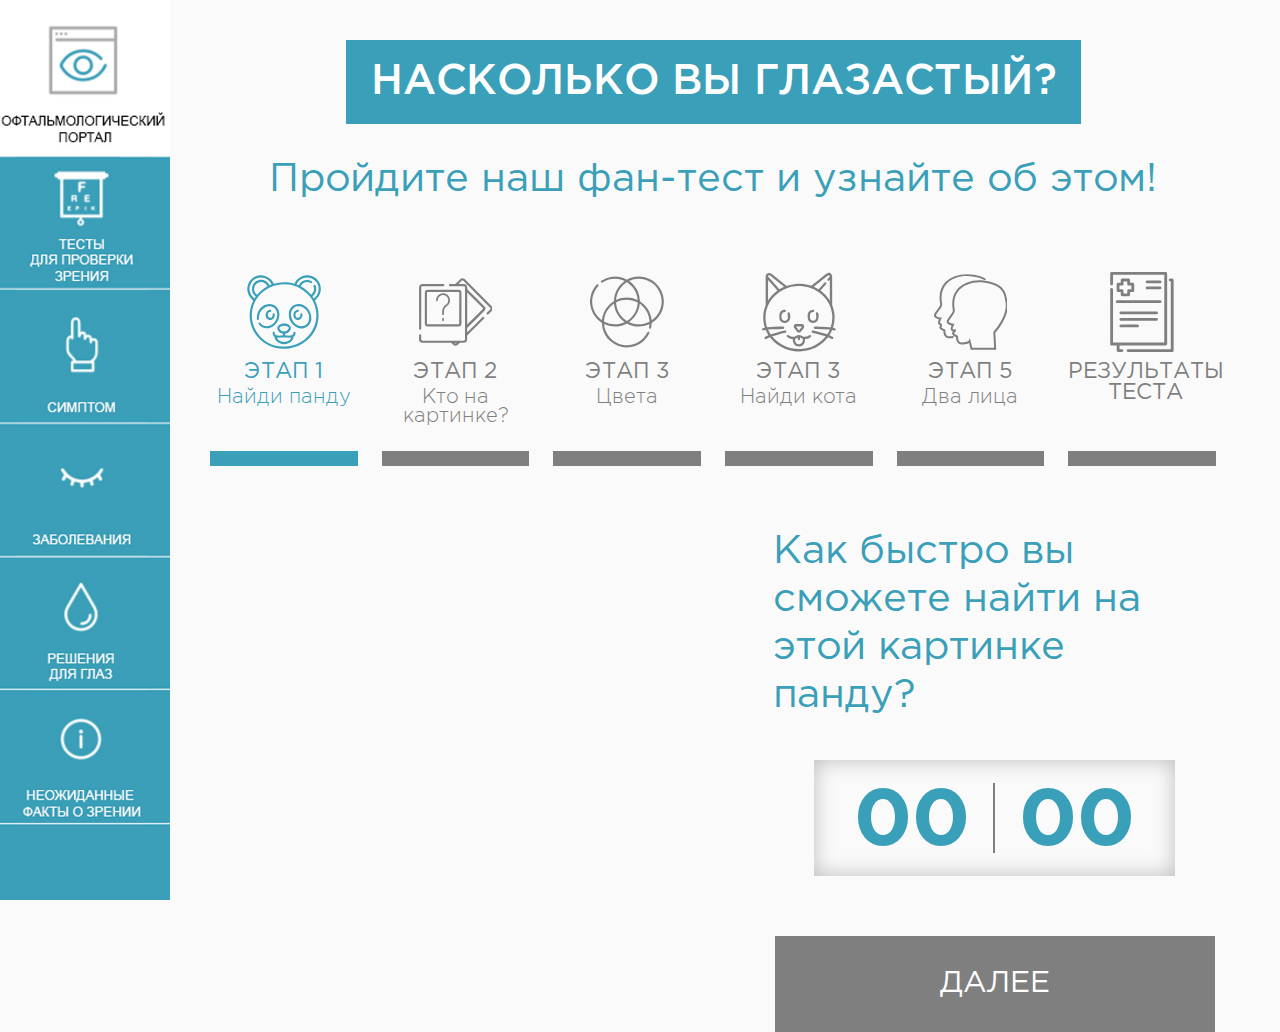
<file: dev/index.html>
<!doctype html>
<html class="no-js" lang="ru">

	<head>
		<meta charset="utf-8">
		<meta http-equiv="x-ua-compatible" content="ie=edge">
		<title>фан-тест</title>
		<meta content="" name="description">
		<meta content="" name="keywords">
		<meta name="viewport" content="width=device-width, initial-scale=1">
		
		<meta content="telephone=no" name="format-detection">
		<!-- This make sence for mobile browsers. It means, that content has been optimized for mobile browsers -->
		<meta name="HandheldFriendly" content="true">
		
		
		
		<!--[if (gt IE 9)|!(IE)]><!--><link href="static/css/main.css" rel="stylesheet" type="text/css"><!--<![endif]-->
		
		<script src="https://yastatic.net/share2/share.js"></script>
		
		
		<link rel="icon" type="image/x-icon" href="favicon.ico">
		<script>
		    (function(H){H.className=H.className.replace(/\bno-js\b/,'js')})(document.documentElement)
		</script>
		

	</head>

	<body class="page">
		

		<aside class="page_aside"></aside>

		<section class="page__wrapper">

			<h2 class="title__main">Насколько вы глазастый? </h2>
			<h5 class="title__subtitle">Пройдите наш фан-тест и узнайте об этом!</h5>

			<nav class="nav">
				<ul class="nav__list">
					<li class="nav__item nav_1 is-active">
						<div class="nav__pic">
							<!-- <img class="nav__img" src="" alt="nav pic"> -->
							<svg version="1.1"  class="nav__img" xmlns="http://www.w3.org/2000/svg" xmlns:xlink="http://www.w3.org/1999/xlink" x="0px" y="0px"  viewBox="0 0 411.3 409.7" style="enable-background:new 0 0 411.3 409.7;" xml:space="preserve">
								<path d="M342.6,0c6.2,1.6,12.5,2.7,18.4,4.8c47.2,17.1,65.3,74.2,36.5,115.3c-5.2,7.4-12.3,13.5-18.5,20.2c-0.4-0.1-0.8-0.3-1.1-0.4
									c0.7,1.4,1.3,2.8,2,4.2c13.7,27.8,20.1,57.3,18.5,88.2c-2.8,52.3-24.6,95.7-63.9,130.1c-28.9,25.2-62.6,40.2-100.5,45.4
									c-79.6,10.9-156.5-26-195.6-94.5c-20.7-36.2-27.6-75.1-21.5-116.4c2.8-18.9,8.5-36.8,17.1-53.8c0.5-0.9,0.9-1.9-0.3-1.4
									c-5.1-6-10.3-11.8-15.3-17.9C9.5,112.8,4.4,100,2.5,86c-0.1-0.9-0.4-1.8-0.7-2.7c0-4.8,0-9.6,0-14.4c0.3-0.7,0.6-1.5,0.7-2.2
									c4.9-30.3,21.7-51.1,50.4-62c5.6-2.2,11.8-3.1,17.7-4.5c5.1,0,10.1,0,15.2,0c0.6,0.2,1.2,0.6,1.8,0.7c17.2,2.1,32,9.4,44.5,21.5
									c7.2,7,12.7,15.4,17,24.9c18.9-5.7,38.1-8.5,57.6-8.5s38.7,2.7,57.1,8.4c0.6-0.5,0.8-0.7,1-0.9c0.4-0.7,0.7-1.4,1.1-2.1
									c8.7-18.1,22.4-31,41-38.3c6.6-2.6,13.8-3.8,20.7-5.6C332.5,0,337.5,0,342.6,0z M197.7,397.7c32.1-0.1,54.9-4.2,76.9-12.9
									c69.6-27.4,117.9-96.1,111.4-174.3c-3.4-40.3-18.9-75.4-47.2-104C291.5,58.6,234,41.8,168.4,54.7C92,69.7,32.5,134.3,27.3,211.9
									C25,246,31.6,278.1,49,307.4C84.3,366.8,138,395.2,197.7,397.7z M299.2,61.5c22.3,12.1,41.4,27.7,57.7,47.1c1.7-1.4,3.2-2.4,4.4-3.6
									c12.2-12.1,15.2-26.3,9.8-42.5c-1.6-4.7-0.2-7.8,3.3-8.9c3.6-1.2,6.4,0.6,8.1,5.1c4.7,12.7,4.3,25.3-0.8,37.8
									c-3.6,8.8-9.7,15.8-17.4,21.7c2.6,3.8,5,7.4,7.4,11c22-13.7,32.5-43.3,25.3-70.4c-7-26.2-32.2-45.9-59.8-46.7
									c-28.6-0.8-52.6,17.2-61,38.9c4,1.6,8,3.3,12.1,5c0.6-1,1-1.6,1.4-2.3c12-21.8,33.4-31.8,57.4-26.3c4.7,1.1,9.2,3.3,13.6,5.5
									c3.1,1.5,3.9,5.3,2.2,7.9c-1.8,2.8-4.3,3.8-7.6,2.5c-1.3-0.6-2.7-1.2-4-1.9C331.7,32,308,41,299.2,61.5z M114,61.5
									c-6.9-15.9-23.4-25.6-39.5-23.7C56.4,40,42.9,53.1,39.9,71.4c-2.3,13.9,5.6,31.4,16.8,36.8C72.7,89,91.8,73.5,114,61.5z M137.2,50.9
									c-9.4-24.3-36-40.4-63.2-38.8c-27.6,1.6-51.3,21.6-58.3,49.1c-6.4,25.3,4.7,54.8,25.9,68c2.4-3.7,4.9-7.3,7.3-10.9
									c-17.9-14.7-25.3-32.9-19.4-55c5.3-19.8,18.8-32.7,39-36.4c25.7-4.7,44.4,6.3,56.8,29C129.2,54.2,133.1,52.6,137.2,50.9z"/>
								<path d="M229.9,337.2c6.3-1,12.7-1.4,18.8-3c7-1.8,9.6-6,9.9-13.2c0.1-4,2.1-6.3,5.5-6.5s6,1.9,6.3,5.8c0.6,7.6-1.7,14.2-7.4,19.4
									c-1.1,1-2.5,2.3-2.7,3.7c-3.1,19.2-15.1,31-32.6,36.9c-23.4,7.9-45,4.1-63.2-13.5c-6.1-5.9-9.5-13.3-11.1-21.7
									c-0.4-2-1.7-4.1-3.2-5.5c-5.4-5.2-7.6-11.5-7.2-18.7c0.2-4.2,2.8-6.5,6.2-6.3c3.5,0.1,5.5,2.5,5.6,6.8c0.2,6.9,3.1,10.8,10.1,13.1
									c9,3,18.2,2,27.3,1.3c0.9-0.1,1.9-0.2,2.8-0.3c5.8-0.5,5.6-0.6,5.8-6.2c0.1-3-1.3-3.7-3.8-4.4c-10.8-2.8-19.2-9.1-24.9-18.7
									c-5.9-9.9-4-20,5-27.4c14.3-11.8,42.6-12.4,57.5-1.3c12.2,9.1,13.3,22.3,2.8,34.2c-5.9,6.7-13,11.5-21.7,13.4c-4.9,1-2.6,4.7-3,7.3
									c-0.5,3.1,2,2.8,3.9,3c4.4,0.3,8.8,0.7,13.1,1.1C229.8,336.6,229.8,336.9,229.9,337.2z M246.2,348.6c-13-0.6-26.3-1.8-39.5-1.8
									c-13.3,0-26.6,1.1-39.7,1.8c4.2,13.4,21.8,23.9,40.5,23.3C226.3,371.4,243.2,360.9,246.2,348.6z M206.5,281.5c-7,0-13.8,1.4-19.9,5
									c-6.5,3.9-7.5,8.7-3.3,15c11,16.6,35.6,16.7,46.7,0.1c4.3-6.5,3.3-11.3-3.5-15.3C220.2,282.8,213.5,281.5,206.5,281.5z"/>
								<path d="M358.7,240.4c-0.5,16.6-7.1,34.2-24.3,46c-18.6,12.8-38.7,12.8-58,2.8c-30.1-15.6-44.7-41.3-43.3-75.3
									c1.2-30.4,24.7-53.3,54.8-53.5c18.5-0.1,34,7.8,47.1,20.5C349.7,195.2,358.6,216.3,358.7,240.4z M244.8,213.6
									c-0.5,31.5,16.7,57.3,40.7,66.8c27.3,10.8,54.2-3.6,60.1-32.3c5.8-28.1-11.2-60.3-37.9-71.4c-15.8-6.6-31.3-6.6-45.4,4.1
									C249.7,190.4,245,203.9,244.8,213.6z"/>
								<path d="M180.3,220c0.1,34.2-25.2,68-59.7,74.9c-20.7,4.2-43.5-4.4-55.1-21.7c-2.3-3.4-2-6.9,0.7-8.9c2.7-2.1,6.5-1.6,8.7,1.6
									c13.8,20.3,41.3,24,64.3,8.5c21.5-14.5,33.4-42.6,28.1-66.9c-6.5-30.1-36.7-44.2-64.6-29.5c-23.9,12.6-35.3,33.4-36.1,60.2
									c0,1.5,0.1,2.9,0.1,4.4c-0.1,3.9-2.2,6.3-5.6,6.5c-3.3,0.1-6.2-2.2-6.2-5.9c-0.1-5.8-0.3-11.8,0.7-17.5c5.1-28.3,20.2-49.4,47-60.7
									c37.5-15.7,76.2,9.5,77.8,50.2C180.3,216.8,180.3,218.4,180.3,220z"/>
								<path d="M154.8,223.6c-0.2,11.3-6.4,20.7-16.8,24.2c-10.4,3.6-21.4,0.3-28.3-8.4c-12.2-15.5-4.8-40.8,13.5-46c2-0.6,4.2-0.8,6.3-0.8
									c3.4,0,5.6,1.8,5.9,5.3c0.3,3.4-1.4,5.6-4.8,6.3c-1.3,0.3-2.6,0.4-3.9,0.7c-7.5,1.6-10.9,7.7-10.4,18.7c0.3,7.5,4.7,12.7,11.6,13.6
									c7.5,1,14.1-4.3,14.7-11.8c0.2-2.4,0-4.8,0.2-7.2c0.3-4.2,2.7-6.4,6.3-6.3c3.4,0.1,5.4,2.4,5.6,6.5
									C154.9,219.8,154.8,221.2,154.8,223.6z"/>
								<path d="M258.5,220.7c-0.1-14.6,6.4-24.1,18.9-27.4c2.1-0.6,4.5-0.8,6.7-0.7c3.3,0.1,5.1,2.4,5.3,5.5c0.2,2.9-1.3,5.1-4.3,5.9
									c-1.4,0.4-2.9,0.5-4.3,0.7c-5.5,1.1-9.8,5.8-10.2,11.4c-0.2,3-0.2,6.1,0,9.2c0.5,6.4,5.4,11.2,12,11.8c6.3,0.6,12.3-3.5,13.7-9.8
									c0.7-3.2,0.5-6.6,0.7-9.9c0.3-3.2,2-5.2,5.2-5.5c3.4-0.3,5.9,1.3,6.3,4.7c1.7,12.8-2.2,25.3-15.7,30.8c-15.9,6.4-33.2-4.7-34.2-21.9
									C258.4,223.9,258.5,222.3,258.5,220.7z"/>
							</svg>
						</div>
						<strong class="nav__etap">этап 1</strong>
						<p class="nav__desc">Найди панду</p>
					</li>
					<li class="nav__item nav_2 ">
						<div class="nav__pic">
							<!-- <img class="nav__img" src="" alt="nav pic"> -->
							<svg version="1.1"  class="nav__img"  xmlns="http://www.w3.org/2000/svg" xmlns:xlink="http://www.w3.org/1999/xlink" x="0px" y="0px"  viewBox="0 0 410.1 375.5" style="enable-background:new 0 0 410.1 375.5;" xml:space="preserve">
								<path d="M0.4,315.7c1.7-3.1,4.1-5.1,7.8-3.9c3.7,1.2,4.3,4.3,4.2,7.7c-0.1,6.3,0,12.5,0,18.8c0,6.7,1.9,8.6,8.5,8.6
									c33.9,0,67.7,0,101.6,0c41.3,0,82.7,0,124,0c7.4,0,9.1-1.7,9.1-9.2c0-94.7,0-189.3,0-284c0-7.8-1.5-9.2-9.4-9.2
									c-23.5,0-46.9,0-70.4,0c-1.3,0-2.7,0.1-4-0.1c-3.4-0.5-5.8-3.2-5.6-6.2c0.2-3.2,2.6-5.6,6.2-5.6c8.8-0.1,17.6,0.1,26.4-0.2
									c2-0.1,4.4-1,5.8-2.4c8.1-7.8,15.9-15.8,23.9-23.7c8.4-8.3,18.1-8.4,26.4-0.1c49.7,49.7,99.4,99.3,149,149.1
									c8.3,8.3,8.2,18-0.1,26.4c-5.5,5.6-11.1,11.1-16.7,16.7c-3.7,3.7-7.4,4.2-10.1,1.5c-2.6-2.7-2-6.3,1.7-10.1
									c5.5-5.5,11-10.9,16.4-16.4c3.8-3.8,3.8-6,0-9.8C345.5,114,295.9,64.4,246.3,14.8c-3.6-3.6-5.9-3.5-9.5,0
									c-5.7,5.6-11.3,11.3-17.4,17.4c1.9,0.1,3,0.3,4.1,0.3c8.8,0,17.6-0.1,26.4,0.1c9.8,0.2,17.9,7.5,17.3,17.2
									c-0.5,8.6,3.1,13.9,8.8,19.5c29.4,28.9,58.4,58.2,87.5,87.3c8.5,8.5,8.5,15.1,0.1,23.6c-31.1,31.1-62.2,62.2-93.4,93.3
									c-1.9,1.9-2.9,3.8-2.8,6.6c0.2,6.6,0.1,13.2,0.1,20.7c1.6-1.5,2.7-2.4,3.7-3.4c26.5-26.5,53-53,79.5-79.5c4.3-4.3,7.8-5,10.6-2.2
									c2.9,2.8,2.2,6.3-2.1,10.6c-29.6,29.6-59.2,59.2-88.9,88.7c-2.1,2.1-3,4.1-2.9,7c0.2,6.1,0.1,12.3,0,18.4
									c-0.2,11-7.6,18.5-18.7,18.6c-6.4,0.1-12.8-0.2-19.2,0.1c-1.9,0.1-4,1.1-5.5,2.3c-3,2.6-5.7,5.6-8.6,8.4c-7.9,7.7-17.6,7.6-25.6,0
									c-2.8-2.7-5.6-5.4-8.2-8.2c-1.8-1.9-3.7-2.6-6.3-2.6c-50.8,0.1-101.6-0.1-152.4,0.2c-11.2,0.1-19.1-3.6-22.9-14.5
									C0.4,334.9,0.4,325.3,0.4,315.7z M267.9,79c0,59.5,0,119.3,0,178.6c29.8-29.8,59.7-59.7,89.3-89.3C327.5,138.8,297.6,108.8,267.9,79
									z M197.1,359.1c4.1,5.6,7.6,5.6,11.5,0C204.7,359.1,201,359.1,197.1,359.1z"/>
								<path d="M0.4,46.9C2.8,40.2,6.6,34.8,14,33.1c2-0.5,4.2-0.6,6.3-0.6c37.7,0,75.4,0,113.1,0c1.3,0,3.1-0.3,3.9,0.3
									c1.8,1.5,4,3.6,4.2,5.5c0.1,1.7-2,4.1-3.7,5.4c-1.3,0.9-3.6,0.7-5.4,0.7c-36.9,0-73.8,0-110.7,0c-7.7,0-9.2,1.5-9.2,9.4
									c0,74,0,147.9,0,221.9c0,0.9,0,1.9,0,2.8c0.1,3.4-0.3,6.5-4,7.9c-3.8,1.5-5.9-0.9-8-3.5C0.4,204.3,0.4,125.6,0.4,46.9z"/>
								<path d="M32.3,165.7c0-28.4,0-56.8,0-85.2c0-11.2,5.1-16.3,16.4-16.3c56.9,0,113.8,0,170.8,0c11.2,0,16.3,5.1,16.3,16.4
									c0,56.9,0,113.8,0,170.8c0,11.2-5.1,16.3-16.4,16.3c-56.9,0-113.8,0-170.8,0c-11.2,0-16.2-5.1-16.3-16.4
									C32.3,222.8,32.3,194.2,32.3,165.7z M223.7,100.6c0-7-0.2-13.5,0.1-20c0.1-3.4-1.1-4.3-4.4-4.3c-56.9,0.1-113.9,0.1-170.8,0
									c-3.3,0-4.4,1-4.4,4.3c0.1,49.1,0.1,98.1,0.1,147.2l-0.1,27.6c59.3,0,119.6,0,178.8,0L223.7,100.6z M223.5,229.2c0-15,0-29.9,0-45.1
									"/>
								<path d="M128.7,191c-0.3-8.4,0.7-17.5,4.9-26c3-6.1,7.1-11.4,12.5-15.5c4.7-3.5,9.5-6.9,12.5-12.2c5.7-9.8,5-22.2-1.8-31.4
									c-7.3-9.8-19-14.1-30.6-11.2c-10.8,2.7-19.5,12.2-21.2,23.3c-0.2,1.4-0.3,2.9-0.4,4.4c-0.3,3.3-2.2,5.3-5,5.2s-4.7-2.3-4.7-5.5
									c0.1-17.7,13.9-34.1,31.3-37.2c21.6-3.8,41.7,9.9,45.4,31.5c2.5,15-2.4,27.7-14.5,37c-6.5,5-12.4,10.1-15.5,17.9
									c-2.1,5.1-3.1,10.3-3.1,15.8c0,4.2,0.1,8.3,0,12.5c-0.1,4-3.1,6.4-6.5,5.1c-2.3-0.8-3.2-2.7-3.2-5C128.6,197,128.7,194.5,128.7,191z
									"/>
								<path d="M138.4,229.2c0,1.6,0.1,3.1,0,4.7c-0.2,2.9-2.3,4.9-4.9,4.9c-2.6,0-4.6-2-4.8-4.9c-0.2-3.1-0.1-6.2,0-9.3
									c0.1-3,2.1-4.9,4.7-5c2.7-0.1,4.7,2,4.9,5.1C138.5,226.1,138.4,227.6,138.4,229.2L138.4,229.2z"/>
							</svg>

						</div>
						<strong class="nav__etap">этап 2</strong>
						<p class="nav__desc">Кто на картинке?</p>
					</li>
					<li class="nav__item nav_3 ">
						<div class="nav__pic">
							<!-- <img class="nav__img" src="" alt="nav pic"> -->
							<svg  class="nav__img" version="1.1" xmlns="http://www.w3.org/2000/svg" xmlns:xlink="http://www.w3.org/1999/xlink" x="0px" y="0px"  viewBox="0 0 409.8 393.3" style="enable-background:new 0 0 409.8 393.3;" xml:space="preserve">
								<path d="M0,130.6c1.6-9.1,2.6-18.4,4.9-27.4c5.5-22.1,16.6-41.4,31.9-58.3c2.7-3,6.3-3.2,8.9-0.9c2.5,2.3,2.5,5.6,0.1,9
									c-5.9,8.1-12.4,15.7-17.4,24.3c-28.2,49-18.9,112.5,21.9,151.8c4.8,4.6,10,8.7,15.4,13.4c1.4-7.4,2.4-13.9,4-20.3
									c8.9-35.6,28.9-63.4,59.5-83.5c2.4-1.6,3.6-3.2,3.8-6.3c2.4-43.1,21.1-77.8,55-104.3c1.3-1.1,2.8-2,4.9-3.6
									c-5.2-2.1-9.7-4.2-14.4-5.7C140.9,7,105.2,11.1,71.4,31.7c-0.7,0.4-1.4,0.8-2.1,1.2c-3.5,1.6-6.7,0.8-8.4-2.1
									c-1.7-2.9-1-6.4,2.3-8.2C72.1,17.8,80.9,12.5,90.3,9c38-13.8,75.3-11.6,111.5,6.6c2.6,1.3,4.3,0.9,6.6-0.3
									C232.7,2.9,258.5-2.3,285.5,1c49.9,6.2,87.3,31.6,109.7,76.7c31.6,63.9,10.4,138.6-49.3,177.4c-2.4,1.5-3.3,3.2-3.5,6
									c-0.7,7.7-1.7,15.3-2.9,23c-0.7,4.4-3.5,6.4-7.1,5.8c-3.6-0.7-5.3-3.7-4.6-8c0.9-5.7,1.8-11.5,2.7-17.2c-8.9,2.9-17.1,6.1-25.6,8.2
									c-32.8,8.1-64.5,4.8-94.9-10.2c-3.6-1.8-6.2-1.8-9.9-0.1c-38.9,18.7-78.2,19.4-117.8,2.4c-1.2-0.5-2.4-1-3.9-1.6
									c0.6,12.8,3.3,24.7,7.7,36.2c12.8,32.5,34.9,56.6,67,70.6c41.5,18,81.9,14.4,120.2-9.6c19-11.9,33.4-28.4,43.7-48.4
									c3-5.8,6.1-7.4,9.8-5.3c3.5,2,3.9,5.3,0.9,10.8c-22.1,41.3-56.1,66.6-102.3,73.8c-42.4,6.6-80.3-4.8-112.7-33.2
									C90.2,338.7,75.8,314,69.3,285c-1.9-8.4-2.2-17.2-3.4-25.7c-0.3-1.7-1.3-3.8-2.7-4.7c-31.7-21.4-51.9-50.8-60-88.2
									c-1.3-5.8-1.9-11.8-2.9-17.7C0,142.9,0,136.8,0,130.6z M342.8,242.5c48.4-31.4,73.2-102.1,39.2-164C346.3,13.4,270.2-1.6,217.4,24.9
									c1.4,1,2.6,2,3.8,3c34.6,26.7,53.4,61.8,55.6,105.6c0.2,3.1,1.3,4.7,3.7,6.3c27.2,18.3,46,42.9,55.7,74.3
									C339,223.3,340.5,232.9,342.8,242.5z M204,128.8c-19.4,0-38.3,4.5-55.5,12.8c-3.1,1.5-3.9,3.2-3.6,6.4c3.9,41.5,23.1,73.8,57.6,97
									c1.1,0.7,3.4,0.8,4.4,0.1c34.8-23.2,54-55.7,57.9-97.3c0.3-2.8-0.8-4-3.1-5.1C243.5,133.4,224.3,128.7,204,128.8z M264.4,130.3
									c0.1-0.6,0.3-0.8,0.2-1.1C260.7,88,241.4,56,207.2,32.8c-2.2-1.5-3.5-0.9-5.3,0.3c-20.2,13.3-35.4,30.9-45.7,52.8
									c-6.4,13.7-10.3,28.2-11.3,43.8C185.1,112,224.8,112.3,264.4,130.3z M132.9,151.2c-0.6,0.1-0.9,0.1-1.2,0.3
									c-0.6,0.3-1.1,0.7-1.6,1.1c-31.6,23.6-49,55-52.4,94.3c-0.2,2.7,1.2,3.4,3,4.4c25.5,12.9,52.2,16.9,80.3,11.9
									c10.7-1.9,21-5.2,31.4-10.1C157.5,227.6,137.6,193.8,132.9,151.2z M217.1,253.1c10.2,4.7,20.2,8,30.7,9.9c27.5,5.1,53.7,1.5,79-10.6
									c3.1-1.5,3.8-3.2,3.5-6.4c-2.9-33.9-16.9-62.3-42.1-85.2c-3.5-3.2-7.3-5.9-11.5-9.3C271.6,194.5,251.7,227.9,217.1,253.1z"/>
							</svg>
						</div>
						<strong class="nav__etap">этап 3</strong>
						<p class="nav__desc">Цвета</p>
					</li>
					<li class="nav__item nav_4 ">
						<div class="nav__pic">
							<!-- <img class="nav__img" src="" alt="nav pic"> -->
							<svg class="nav__img" version="1.1"  xmlns="http://www.w3.org/2000/svg" xmlns:xlink="http://www.w3.org/1999/xlink" x="0px" y="0px" viewBox="0 0 385 408.1" style="enable-background:new 0 0 385 408.1;" xml:space="preserve">
								<path d="M350.2,0c6.3,2.2,12.1,5.3,14.2,12.2c1,3.4,1.4,7,1.5,10.6c0.1,47.2,0,94.4,0.1,141.6c0,2.3,0.3,4.8,1.1,7
									c13.9,36.2,15.2,72.9,4.5,110.1c-0.4,1.4-0.8,2.8-1.2,4.6c3.1,0.7,6.1,1.3,9,2.1c4.3,1.1,6.3,3.8,5.5,7.4c-0.8,3.6-3.7,5.2-8.1,4.3
									c-3.5-0.7-7-1.5-10.4-2.3c-4.9,9.4-9.8,18.6-14.8,28.1c4.1,1.9,8.4,3.9,12.7,5.9c1.3,0.6,2.7,1.2,3.9,1.9c3.5,1.9,4.8,5.2,3.4,8.3
									s-4.7,4.1-8.6,2.5c-5-2.2-10.1-4.3-14.8-6.9c-3.3-1.8-5-0.9-7.2,1.8c-22.2,27.9-50.3,47.6-84,59.4c-28.4,9.9-57.5,13-87.4,9.5
									c-41-4.9-76.8-20.9-107.1-49c-6.8-6.3-12.8-13.6-19-20.5c-1.8-2.1-3.2-2.9-5.9-1.5c-5.1,2.6-10.3,5-15.6,7.2
									c-5.1,2.2-9.8-0.8-8.9-5.6c0.4-2,2.3-4.2,4.2-5.2c5.2-2.9,10.7-5.2,16.2-7.8c-4.9-9.4-9.8-18.7-14.8-28.1c-3.3,0.7-6.6,1.5-10,2.2
									c-4.6,1-7.7-0.6-8.5-4.3s1.3-6.4,5.9-7.5c2.7-0.6,5.4-1.3,8.4-1.9c-1.6-6.5-3.3-12.9-4.6-19.3c-6.6-32.3-4-63.8,7.8-94.6
									c0.9-2.4,1.4-5.2,1.4-7.7c0.1-47.5,0.1-94.9,0-142.4c0-8.3,2.3-15.3,9.9-19.5c1.8-1,3.9-1.7,5.8-2.5c2.1,0,4.3,0,6.4,0
									c4.5,2.7,9.4,5,13.4,8.2c23.6,18.9,47,38,70.4,57.2c2,1.6,3.7,2,6.1,1.1c13.9-4.7,28.2-7.6,42.9-9c27-2.4,53.4,0.3,79.2,8.9
									c2.7,0.9,4.6,0.5,6.8-1.3c23.3-19.1,46.6-38.1,70.1-56.9c4.1-3.3,8.9-5.5,13.4-8.2C345.9,0,348.1,0,350.2,0z M357.9,283.9
									c0.3-0.6,0.6-1,0.8-1.5c7.7-23.6,10-47.6,6.3-72.2c-5.2-34.8-20.7-64.4-45.4-89.2c-29.8-29.9-65.9-46.9-107.8-51.3
									c-34-3.6-66.6,1.8-97.6,16.7c-32.8,15.8-58.4,39.3-76.2,71.1c-17.8,31.9-23.2,66.1-17.3,102c1.3,8.3,3.9,16.4,5.9,24.4
									c1.4,0,2,0.1,2.5,0c26.1-3.4,52.3-4,78.6-3.7c1.3,0,2.7,0.1,3.9,0.5c3.2,0.9,4.6,3.1,4.2,6.3c-0.3,3-2.2,4.8-5.2,5.1
									c-1.3,0.1-2.7,0-4,0.1c-19.2,0.5-38.4,1-57.5,1.7c-5.8,0.2-11.5,1.1-18.1,1.8c4.5,8,8.7,15.3,12.7,22.6c1.3,2.3,2.5,2.7,5,1.8
									c11.6-3.8,23.3-7.6,35.1-10.9c11.5-3.2,23.2-5.9,34.9-8.5c4.9-1.1,8.6,1.8,8.1,6c-0.4,3.9-3.3,5.1-6.6,5.9
									c-11.3,2.7-22.6,5.3-33.7,8.3c-11.1,3-22.1,6.6-34.1,10.2c39.7,46.6,89.3,68.5,149.3,66.2c59.4-2.3,107.5-34.8,130.3-66.7
									c-16.4-4.6-32.5-9.3-48.6-13.7c-6.8-1.9-13.8-3.1-20.6-4.9c-3.3-0.8-4.9-3.3-4.4-6.6c0.4-3.1,3.2-5.1,6.7-4.9
									c1.1,0.1,2.1,0.2,3.2,0.5c19.4,5.2,38.8,10.4,58.2,15.6c4.5,1.2,9,2.5,13.5,3.8c2.6-4.2,5.3-8.3,7.7-12.6c2.1-3.9,3.9-8,6-12.2
									c-25.1-2.9-49.6-3.6-74.1-3.5c-1.7,0-3.5,0.1-5.2-0.1c-3-0.4-4.8-2.2-5-5.3c-0.2-3,1.1-5.2,4.1-6c1.4-0.4,2.9-0.6,4.3-0.5
									c19.6,0.5,39.2,0.9,58.7,1.7C343.6,282.1,350.7,283.2,357.9,283.9z M353.7,37.6c-0.9,0.8-1.3,1-1.5,1.2c-3.6,3.3-6.9,3.8-9.4,1.3
									c-2.7-2.6-2.5-5.8,0.7-9.5c2.7-3.1,5.5-6.2,8.2-9.3c2.9-3.3,2.2-6.6-1.7-8.6c-3.3-1.6-5.9-0.3-8.4,1.7
									c-10.7,8.8-21.5,17.5-32.3,26.2c-12.9,10.5-25.8,21-38.9,31.6c8.3,4.4,16.4,8.6,24.6,12.9c9.7-11,19.3-21.8,29-32.7
									c3.4-3.8,6.8-4.5,9.7-2c3,2.5,2.8,5.9-0.6,9.8c-5.4,6.2-11,12.4-16.5,18.5c-3.9,4.4-7.7,8.8-11.8,13.4
									c19.5,14.2,35.5,31.2,48.9,52.2C353.7,108.2,353.7,73.2,353.7,37.6z M31.6,37.3c0,36,0,71,0,107.3c13.2-21.2,29.5-38,48.8-52.3
									C64.1,73.9,48.1,55.9,31.6,37.3z M114.7,72.5c-0.4-0.4-0.6-0.8-0.9-1c-23.4-19-46.7-38-70.1-56.9c-1-0.8-2.2-1.6-3.4-2.1
									c-3.2-1.1-5.7,0-7.7,2.6s-0.7,4.5,1.2,6.6c18.1,20.3,36.1,40.6,54.1,61c0.9,1,1.5,2.1,2,2.9C98.6,80.9,106.5,76.8,114.7,72.5z"/>
								<path d="M160.8,345.8c-4.5-0.9-8.8-1-12.5-2.5c-5.8-2.4-11.4-5.5-16.8-8.8c-3.3-2-3.6-5.6-1.7-8.3c2-2.9,5.5-3.5,8.8-1
									c5.7,4.4,11.8,7.5,19.2,8c6.7,0.5,13.1-0.6,18.7-4.2c10.8-7.1,21.1-6.7,32.1-0.1c11.8,7.1,23.9,5.9,35.3-1.9
									c1.1-0.8,2.1-1.6,3.3-2.3c2.9-1.8,5.6-1.4,7.8,1.2c2.1,2.5,1.9,5.9-0.8,8.2c-7,6-15.1,9.9-24.4,10.9c-1.2,0.1-2.4,0.2-3.6,0.3
									c-0.5,0.1-1,0.3-1.9,0.6c0.5,12.1-2.1,23.2-12.2,31.2c-5.9,4.7-12.6,7-20,6.8c-9.8-0.2-18-4.2-24.3-11.9
									C161.7,364.3,160.6,355.3,160.8,345.8z M186.7,337c-3.1,1.7-5.2,2.9-7.5,4c-7,3.3-7,3.3-6.4,11.1c0.1,1.3,0.3,2.7,0.5,4
									c1.8,10.1,12.1,17.2,22.2,15.5c12-2,20.4-15.6,16.7-27c-0.2-0.5-0.7-1.2-1.2-1.4c-3.9-1.8-7.9-3.6-12.6-5.7c0,3.1,0.1,5.9,0,8.6
									c-0.2,3.4-2.3,5.3-5.6,5.6c-3.2,0.2-5.7-2-6-5.6C186.5,343.3,186.7,340.7,186.7,337z"/>
								<path d="M147.4,226.8c0.2,8.9-0.7,17.4-6.9,24.4c-7.7,8.8-17.4,12.3-28.7,9.5c-11.8-3-19.6-10.9-21-23c-1-8.7-0.6-17.9,1.2-26.5
									c2.3-11,13.5-18.7,24.8-19.2c4.5-0.2,7.3,1.6,7.7,5.1c0.4,3.6-2.1,6.3-6.7,6.8c-5.6,0.5-10.5,2.6-12.8,7.6
									c-4.6,9.9-4.6,20.5-0.1,30.4c2.9,6.3,10.9,9,17.5,7.4c7.2-1.8,12.7-7.8,12.6-15.1c-0.1-7.3-0.9-14.5-1.6-21.7
									c-0.4-3.6,0.8-6.4,3.9-7.4c3.1-1,6,0.5,7.4,3.8c0.7,1.7,1.5,3.5,1.7,5.3C146.8,218.3,147,222.5,147.4,226.8z"/>
								<path d="M238.3,227.6c-0.8-10.3,0.6-19.1,7.2-26.3c5.5-6,12.3-9.2,20.5-9.3c3.6-0.1,6.1,2,6.5,5.2c0.4,3.1-1.6,5.7-5.1,6.5
									c-2.3,0.5-4.8,0.6-7,1.5c-6.1,2.6-9.7,7.4-10.1,14.1c-0.3,4.9-0.2,9.9,0,14.8c0.3,8.8,7.7,15.7,16.5,15.6
									c8.6-0.1,16.1-6.9,16.2-15.5c0-7.2-0.8-14.5-1.6-21.7c-0.4-3.4,0.3-5.9,3.5-7.2c3.1-1.2,5.8-0.1,7.5,2.8c5.5,9.8,3.2,34.8-4,43.5
									c-7.1,8.6-18.9,12.1-29.6,8.9c-11.3-3.4-19.3-12.9-20.3-24.2C238.1,233,238.3,229.8,238.3,227.6z"/>
								<path d="M192.9,267.1c4.7,0,9.3,0,14,0c5.4,0.1,9.5,2.7,11.8,7.5c2.2,4.6,1.9,9.4-1.3,13.6c-4.9,6.3-9.8,12.6-15.1,18.6
									c-5.4,6.1-14,6-19.4-0.1c-5.3-6-10.2-12.3-15.1-18.6c-3.2-4.2-3.5-9-1.2-13.6c2.4-4.8,6.5-7.3,11.9-7.4
									C183.3,267.1,188.1,267.1,192.9,267.1z M192.6,300c5.6-7,10.7-13.4,16.5-20.6c-11.5,0-21.5,0-31.5,0c-0.3,0.3-0.6,0.6-0.8,0.9
									C181.8,286.6,186.9,292.9,192.6,300z"/>
							</svg>
						</div>
						<strong class="nav__etap">этап 3</strong>
						<p class="nav__desc">Найди кота</p>
					</li>
					<li class="nav__item nav_5 ">
						<div class="nav__pic">
							<!-- <img class="nav__img" src="" alt="nav pic"> -->
							<svg  class="nav__img"  version="1.1" xmlns="http://www.w3.org/2000/svg" xmlns:xlink="http://www.w3.org/1999/xlink" x="0px" y="0px"  viewBox="0 0 420.1 430.9" style="enable-background:new 0 0 420.1 430.9;" xml:space="preserve">
								<g>
									<path d="M354,430.9H208.7l-9.3-39c-6.5,3.4-17.6,7.1-36.7,8.7h-0.4c-1.1,0.1-2.3,0.1-3.5,0.1c-0.8,0-1.4-0.1-1.9-0.1
										c-8.9-0.4-16.2-3.7-21.5-9.9c-8.7-10-9.7-24.7-9.7-31.8c-9.9-4.8-23.1-12.7-23.1-21.5c0-4.5,2.3-8.7,4.9-12.1
										c-0.5-0.1-1.1-0.2-1.7-0.4c-0.8-0.2-1.5-0.5-2.3-0.8c-0.6-0.2-1.4-0.5-2.2-1c-1.5-0.9-2.8-1.9-3.9-3.1c-5.3-6.2-1.6-18.7,2.4-27.7
										c-7.1-1.5-17.2-4.9-24.6-13c-8.7-9.6,1.6-23.3,13.6-39.2c8.6-11.4,18.3-24.3,18.7-33.2c-1.2-5.8-2-11.7-2.7-18v-0.2
										c0-0.3-0.1-0.7-0.1-1c-0.1-0.5-0.1-0.9-0.1-1.4c-0.6-5.5-0.8-11.1-0.8-16.7c0-1,0-2,0.1-3.1c0.1-5.4,0.4-10.5,1-15.4
										c0.1-0.9,0.2-1.8,0.3-2.6c0.8-5.6,1.7-10.5,2.9-15l0.1-0.4c0.1-0.2,0.1-0.3,0.2-0.5c1.1-4.2,2.5-8.5,4.5-13.5
										c0.2-0.6,0.4-1.3,0.7-2c1.7-4.2,3.8-8.4,6.1-12.4c0.4-0.7,0.8-1.5,1.3-2.3c2.4-4.1,4.8-7.7,7.4-11.1c0.2-0.2,0.3-0.4,0.5-0.6
										c0.3-0.4,0.6-0.8,1-1.3c3.1-3.9,6-7.3,8.9-10.2l0.4-0.4l0.4-0.3c0.1-0.1,0.1-0.1,0.2-0.2c3.1-3,6.3-5.9,9.8-8.7
										c0.5-0.5,1.1-0.9,1.6-1.3c3.3-2.6,6.9-5.1,11.1-7.7c0.9-0.6,1.6-1,2.4-1.5c4.1-2.5,8-4.6,11.9-6.4l0.2-0.1c0.3-0.1,0.7-0.3,1-0.4
										c0.4-0.2,0.8-0.4,1.2-0.5c4.8-2.2,9-3.9,13.1-5.4l0.3-0.1c0.3-0.1,0.6-0.2,0.9-0.3l0.2-0.1c4.4-1.5,9-2.9,13.7-4.1l0.4-0.1
										c0.4-0.1,0.8-0.2,1.2-0.3c4.6-1.2,9.4-2.2,14.6-3c1-0.2,2-0.3,2.8-0.5c4.8-0.8,9.6-1.3,14.6-1.7c1-0.1,1.9-0.2,2.7-0.3h0.2
										c4.6-0.3,10-0.6,15.7-0.6h0.5c0.4,0,0.7,0,1.1,0.1h0.1c6.2,0,12.4,0.3,18.5,0.8h0.8c7.3,0.6,13.8,1.4,20,2.4c5,0.8,10,1.8,15.3,3
										c88.1,19.5,96.2,74.1,101,106.7c0.6,4.3,1.2,8.3,1.9,11.8v0.2c5.6,34.7-4.7,74.8-30.7,119.1c-16.3,27.8-33.6,48.2-38.9,54.2
										L354,430.9z M217.6,419.5H342l-4.6-89.9l1.6-1.8c0.8-0.9,80.7-88.8,68.3-165.5c-0.8-3.7-1.4-7.9-2-12.3
										c-4.7-31.6-11.7-79.5-92.3-97.3h-0.1c-4.9-1.2-9.7-2.1-14.4-2.9c-5.9-1-12.1-1.7-18.9-2.3h-0.7C273,47,267,46.8,261,46.8
										c-0.3,0-0.7,0-1-0.1h-0.2h-0.4c-5.4,0-10.6,0.3-15,0.6h-0.1c-0.8,0.1-1.5,0.1-2.1,0.2h-0.4c-4.8,0.4-9.3,0.9-14,1.6
										c-0.9,0.1-1.7,0.2-2.4,0.4h-0.3c-4.8,0.8-9.4,1.7-13.7,2.8h-0.2c-0.3,0.1-0.6,0.1-0.9,0.2l-0.5,0.1c-4.4,1.1-8.7,2.4-12.8,3.8
										c-0.6,0.2-1.1,0.4-1.5,0.5c-3.8,1.4-7.6,2.9-12.2,5l-0.1,0.1c-0.3,0.1-0.7,0.3-1,0.4c-0.4,0.2-0.8,0.4-1.2,0.5
										c-3.5,1.7-7.1,3.6-10.9,5.9c-0.7,0.4-1.2,0.7-2,1.2l-0.1,0.1c-3.9,2.4-7.2,4.8-10.2,7.1l-0.2,0.2c-0.2,0.1-0.4,0.3-0.8,0.7
										l-0.2,0.2c-3.2,2.5-6.3,5.3-9.1,8.1l-0.5,0.5c-0.1,0.1-0.3,0.2-0.5,0.4c-2.6,2.6-5.2,5.6-7.9,9.1l-0.2,0.3
										c-0.2,0.3-0.4,0.5-0.6,0.8c-0.2,0.3-0.4,0.5-0.6,0.8c-2.3,2.9-4.4,6.2-6.6,9.9l-0.2,0.3c-0.3,0.5-0.6,1-0.9,1.6l-0.1,0.1
										c-2.1,3.6-3.9,7.4-5.5,11.3c-0.2,0.4-0.3,0.9-0.5,1.3l-0.1,0.2c-1.8,4.7-3.2,8.7-4.2,12.6L119,136c-0.1,0.2-0.1,0.3-0.2,0.4
										c-1,4.1-1.9,8.5-2.6,13.6v0.2c-0.1,0.6-0.2,1.2-0.2,1.7v0.4c-0.6,4.5-0.9,9.3-1,14.4v0.3c-0.1,0.8-0.1,1.6-0.1,2.5
										c0,5.2,0.3,10.4,0.8,15.6v0.1c0,0.3,0.1,0.7,0.1,1c0.1,0.4,0.1,0.9,0.1,1.3c0.7,6.1,1.5,11.9,2.7,17.5l0.1,0.6v0.6
										c0,12.7-10.6,26.9-20.9,40.5c-5,6.6-9.7,12.9-12.4,18c-2.2,4.1-2.3,6.3-1.9,6.8c8.9,9.8,24.7,10.4,24.9,10.4l9.1,0.3l-4.2,8
										c-4.7,8.9-8.1,19.7-7.1,22.4c0.1,0.1,0.4,0.3,0.8,0.5l0.1,0.1l0.4,0.1l0.6,0.3c0.3,0.2,0.5,0.3,0.8,0.3l0.5,0.1c0.1,0,0.2,0,0.3,0
										l0.6,0.1c0.4,0.1,0.8,0.2,1.2,0.2l0.5,0.1c0.2,0,0.3,0,0.5,0s0.3,0,0.5,0c0.3,0,0.6,0,0.9,0c0.1,0,0.3,0,0.4,0h1.7
										c0.3,0,0.6-0.1,0.9-0.1c0.7-0.1,1.4-0.1,2-0.2h0.5c2.5-0.1,4.6,1,5.8,3.1c0.6,1.2,1.7,4.2-1.4,7.9l-0.5,0.5l-0.6,0.4
										c-3.6,2.6-8.6,7.7-8.9,10.8c1.2,2.7,10.5,8.8,19.8,13l3.7,1.7l-0.4,4.1c0,0.2-1.6,17.8,6.8,27.4c3.3,3.8,7.8,5.8,13.7,6l0.7,0.1
										c0.1,0,0.2,0,0.4,0c0.8,0,1.8-0.1,2.9-0.1h0.2c27.7-2.4,35.2-9.1,36.2-10.2l6.6-15.4l3.7,17.1l3.3,13.4L217.6,419.5z M114,337.1
										L114,337.1z M106.4,312.9L106.4,312.9L106.4,312.9z M106.3,312.7L106.3,312.7L106.3,312.7z"/>
								</g>
								<g>
									<path d="M86.5,365.3c-9.1,0-16.5-2.9-22.1-8.6c-9.8-10-10.9-25.8-10.8-33.2c-9.9-4.7-23.1-12.7-23.1-21.5c0-3.2,1.2-6.5,3.8-10.1
										c0.4-0.5,0.3-1.1,0.2-1.4c-0.1-0.3-0.4-0.9-1.1-1.1c-3.3-1-6-2.7-7.9-4.9c-5.4-6.3-1.6-18.7,2.4-27.8c-7.1-1.5-17.3-4.9-24.7-13
										c-8.7-9.6,1.6-23.3,13.6-39.2c8.6-11.4,18.3-24.3,18.7-33.2c-10.3-51.3-0.1-94.9,29.7-126c35.5-37,96.4-52.7,163-42.1
										c25.4,4,46.9,11.1,63.9,21c2.7,1.6,3.6,5,2,7.8c-1.6,2.7-5.1,3.6-7.8,2c-15.7-9.2-35.9-15.8-59.9-19.6
										c-63-10.1-120.2,4.4-153.1,38.7c-27.2,28.4-36.4,68.7-26.7,116.5l0.1,0.6v0.6c0,12.7-10.6,26.9-20.9,40.6c-5,6.6-9.7,12.9-12.4,18
										c-2.2,4.1-2.3,6.3-1.9,6.8c8.9,9.8,24.8,10.4,24.9,10.4l9.1,0.3l-4.2,8c-4.7,8.9-8.1,19.7-7.2,22.4c0.5,0.5,1.4,1,2.5,1.3
										c4,1.2,7.1,4.3,8.5,8.2c1.3,3.9,0.7,8.3-1.6,11.6c-1.3,1.8-1.6,2.9-1.7,3.3c1.2,2.7,10.5,8.8,19.8,12.9l3.8,1.7l-0.4,4.1
										c0,0.2-1.7,19,7.5,28.3c4,4,9.5,5.7,17,5.1c5.6-0.5,10.7-1.2,16-2.2c3.1-0.6,6.1,1.4,6.7,4.5c0.6,3.1-1.4,6.1-4.5,6.7
										c-5.7,1.1-11.2,1.9-17.2,2.4C89.1,365.2,87.8,365.3,86.5,365.3z M34.2,277.4L34.2,277.4L34.2,277.4z"/>
								</g>
							</svg>
						</div>
						<strong class="nav__etap">этап 5</strong>
						<p class="nav__desc">Два лица</p>
					</li>
					<li class="nav__item nav_6 ">
						<div class="nav__pic">
							<!-- <img class="nav__img" src="" alt="nav pic"> -->
							<svg version="1.1"  class="nav__img" xmlns="http://www.w3.org/2000/svg" xmlns:xlink="http://www.w3.org/1999/xlink" x="0px" y="0px"  viewBox="0 0 324.9 409.9" style="enable-background:new 0 0 324.9 409.9;" xml:space="preserve">
								<path d="M286.5,0.3c4.1,2,5.3,5.5,5.3,9.8c0,118.9,0,237.8,0,356.7c0,7.7-2.4,9.8-10.7,9.8c-75.7,0-151.4,0-227.2,0
									c-1.8,0-3.7,0-5.9,0c0,6.3,0,12.2,0,18.8c3.8,0,7.8-0.1,11.7,0c4.2,0.1,7,2.3,7.6,5.7c0.9,4.6-2,8.4-7,8.6c-6.5,0.2-13.1,0.2-19.6,0
									c-4.9-0.2-7.3-3.1-7.4-8.5c-0.1-6.5,0-13.1,0-19.6c0-1.4,0-2.9,0-5c-3.6,0-6.9,0-10.2,0c-5.1,0-10.1,0.1-15.2-0.1
									c-5.2-0.2-7.6-2.9-7.8-8.2c0-0.9,0-1.9,0-2.8c0-91.1,0-182.1,0-273.2c0-1.6-0.1-3.2,0.2-4.8C1,84,3.2,81.9,6.9,81.6
									c3.5-0.2,6.5,2,7.3,5.5c0.4,1.7,0.3,3.4,0.3,5.2c0,88,0,176,0,264c0,1.7,0,3.4,0,5.4c87.6,0,175,0,262.6,0c0-115.7,0-231.2,0-347
									c-87.5,0-174.7,0-262.6,0c0,1.4,0,2.8,0,4.2c0,13.2,0,26.4,0,39.6c0,1.2,0.1,2.4-0.1,3.6c-0.5,4-3.5,6.7-7.2,6.7s-6.6-2.9-7-6.9
									c-0.2-1.6-0.1-3.2-0.1-4.8C0.1,41.2,0.2,25.4,0,9.5C0,5,1.4,1.7,5.7,0C99.3,0.3,192.9,0.3,286.5,0.3z"/>
								<path d="M310.3,395.5c0-116.1,0-231.6,0-347.2c-1.8-0.3-3.4-0.4-4.9-0.7c-3.6-0.8-5.5-3.2-5.5-6.8s1.8-6.4,5.5-6.8
									c4.6-0.4,9.3-0.4,13.9,0c3.3,0.3,5,2.9,5.5,6c0.2,1.4,0.1,2.9,0.1,4.4c0,118.2,0,236.5,0,354.7c0,8.8-2,10.8-10.9,10.8
									c-73.1,0-146.1,0-219.2,0c-1.9,0-3.8,0-5.5-0.4c-3.3-0.9-5.2-3.3-5.2-6.8c0-3.6,2-6.1,5.5-6.9c1.7-0.4,3.4-0.3,5.2-0.3
									c70.1,0,140.2,0,210.4,0C306.8,395.5,308.4,395.5,310.3,395.5z"/>
								<path d="M101.8,55.3c4.6,0,8.7-0.1,12.8,0c5.7,0.1,8.3,2.6,8.4,8.3c0.2,10.3,0.1,20.5,0,30.8c-0.1,5.9-2.8,8.4-8.7,8.5
									c-4,0.1-8,0-12.5,0c0,4.3,0,8.2,0,12.1c-0.1,6.4-2.7,9.1-8.9,9.1c-10,0.1-20,0.1-30,0c-6,0-8.7-2.8-8.9-8.8c-0.1-4,0-7.9,0-12.4
									c-4.4,0-8.3,0.1-12.3,0c-6.2-0.1-8.7-2.6-8.8-8.8c0-10,0-20,0-30c0-6.4,2.5-8.8,9-8.9c3.8,0,7.7,0,12,0c0-4.3,0-8.1,0-11.9
									c0.1-6.7,2.8-9.4,9.6-9.4c9.6,0,19.2,0,28.8,0c6.9,0,9.4,2.6,9.5,9.4C101.8,47.1,101.8,50.8,101.8,55.3z M68.3,48.7
									c0,3.9,0,7.6,0,11.3c0,7.4-2.4,9.7-9.9,9.8c-3.7,0-7.3,0-11,0c0,6.6,0,12.5,0,18.8c2.7,0,5.2,0,7.7,0c11.9,0,13.1,1.2,13.1,12.9
									c0,2.7,0,5.5,0,8.2c6.7,0,12.6,0,19,0c0-3.9,0-7.6,0-11.3c0-7.2,2.6-9.8,9.9-9.8c3.7,0,7.3,0,11.1,0c0-6.6,0-12.5,0-18.8
									c-4,0-7.7,0-11.4,0c-7-0.1-9.6-2.7-9.6-9.7c0-3.8,0-7.6,0-11.3C80.7,48.7,74.8,48.7,68.3,48.7z"/>
								<path d="M145.7,159.2c-35.2,0-70.4,0-105.6,0c-1.9,0-3.8,0-5.6-0.4c-3.6-0.7-5.5-3.4-5.5-6.9s2-6.1,5.6-6.8c1.7-0.3,3.4-0.4,5.2-0.4
									c70.7,0,141.3,0,212,0c1.5,0,2.9,0,4.4,0.2c4,0.6,6.4,3.2,6.4,6.9c0.1,3.7-2.3,6.5-6.2,7.1c-1.7,0.3-3.4,0.3-5.2,0.3
									C216.1,159.2,180.9,159.2,145.7,159.2z"/>
								<path d="M146.1,202.5c29.3,0,58.6,0,87.9,0c7,0,10.4,2.3,10.4,7.1c0,4.9-3.6,7.4-10.7,7.4c-58.6,0-117.2,0-175.9,0
									c-1.8,0-3.8-0.1-5.5-0.6c-3.5-1-5.3-3.6-5-7.2c0.3-3.6,2.4-5.9,6-6.4c1.6-0.2,3.2-0.2,4.8-0.2C87.5,202.5,116.8,202.5,146.1,202.5z"
									/>
								<path d="M145.9,250.3c-29.2,0-58.4,0-87.5,0c-1.6,0-3.2,0-4.8-0.2c-3.7-0.5-6.1-3.2-6.3-6.6c-0.2-3.6,2.2-6.5,6-7.2
									c1.4-0.3,2.9-0.3,4.4-0.3c58.8,0,117.5,0,176.3,0c6.9,0,10.4,2.4,10.5,7.1c0.1,4.9-3.4,7.3-10.6,7.3
									C204.5,250.3,175.2,250.3,145.9,250.3z"/>
								<path d="M97.1,283.6c-13.8,0-27.7,0-41.5,0c-4.5,0-7.3-2.1-8.1-5.6c-0.8-3.7,1.3-7.2,5.1-8.2c1.6-0.4,3.4-0.5,5.1-0.5
									c26.4,0,52.7,0,79.1,0c0.8,0,1.6,0,2.4,0c5,0.3,8.3,3.3,8.1,7.5c-0.2,4.1-3.3,6.8-8.2,6.9C125.1,283.6,111.1,283.6,97.1,283.6z"/>
								<path d="M222.4,58c-10.5,0-21.1,0-31.6,0c-5.5,0-8.7-2.7-8.7-7.2c0.1-4.4,3.3-7.2,8.8-7.2c21.1,0,42.1,0,63.2,0
									c5.5,0,8.6,2.8,8.6,7.3s-3.1,7-8.7,7.1C243.4,58,232.9,58,222.4,58z"/>
								<path d="M222.1,74.5c10.8,0,21.6-0.1,32.4,0c5.2,0,8.1,2.5,8.2,6.8c0.1,3.6-1.6,6.2-5.2,7.1c-1.5,0.4-3.2,0.5-4.7,0.5
									c-20.3,0-40.5,0-60.8,0c-0.5,0-1.1,0-1.6,0c-5.1-0.3-8.3-3.1-8.3-7.3c0-4.3,3.1-7,8.4-7.1C201,74.5,211.6,74.5,222.1,74.5z"/>
							</svg>

						</div>
						<strong class="nav__etap nav__etap_result">РЕЗУЛЬТАТЫ ТЕСТА</strong>
					</li>
				</ul>
			</nav>

			<div class="layout">
				<!-- #1 -->
				<div class="test test-1 is-active">
					<div class="test__wrap">
						<div class="test__pic desktop_pic">
							<img class="test__img" src="static/img/content/img-01.jpg" alt="test pict">
						</div>
						<div class="test__content">
							<h6 class="test__title">Как быстро вы сможете найти  на этой картинке панду?</h6>
							<div class="test__pic mobile_pic">
								<img class="test__img" src="static/img/content/img-01.jpg" alt="test pict">
							</div>

							<div class="test__time">
								<div class="time" id="basicUsage">
									<span class="time__min">00</span>
									<span class="separator"></span>
									<span class="time__sec">00</span>
								</div>
								<div class="test__center">
									<button class="btn btn_next" data-nav="nav_2">Далее</button>
								</div>
							</div>
						</div>
					</div>
				</div>
				<!-- #2 -->
				<div class="test test-2">
					<div class="test__wrap">
						<div class="test__pic">
							<img class="test__img" src="static/img/content/pic-01.png" alt="test pict">
						</div>
						<div class="test__content">
							<h6 class="test__title">Кто на картинке?</h6>
							<fieldset class="fieldset">
								<label class="check">
									<input type="radio" name="whoOnPicture" checked>
									<span>кот</span>
								</label>
								<label class="check">
									<input type="radio" name="whoOnPicture" >
									<span>собака</span>
								</label>
								<label class="check">
									<input type="radio" name="whoOnPicture" >
									<span>слон</span>
								</label>
								<label class="check">
									<input type="radio" name="whoOnPicture" >
									<span>не вижу</span>
								</label>
							</fieldset>

							<div class="test__center">
								<button class="btn btn_next" data-nav="nav_3" >Далее</button>
							</div>
						</div>
					</div>
				</div>
				<!-- #3 -->
				<div class="test test-3">
					<h6 class="test__title in-center ">Здорово, попробуем дальше?</h6>
					<div class="test__wrap">
						<div class="test__pic">
							<img class="test__img" src="static/img/content/img-02.jpg" alt="test pict">
						</div>
						<div class="test__content">
							<h6 class="test__title">Различаются ли отмеченные цвета?</h6>
							<fieldset class="fieldset">
								<label class="check">
									<input type="radio" name="wholeOnPicture" checked>
									<span>одинаково</span>
								</label>
								<label class="check">
									<input type="radio" name="wholeOnPicture" >
									<span>верхний темнее</span>
								</label>
								<label class="check">
									<input type="radio" name="wholeOnPicture" >
									<span>нижний темнее</span>
								</label>
							</fieldset>

							<div class="test__center">
								<button class="btn btn_next"  data-nav="nav_4" >Далее</button>
							</div>
						</div>
					</div>
				</div>
				<!-- #4 -->
				<div class="test test-4">
					<h6 class="test__title in-center">Это было достаточно легко, не правда ли?</h6>
					<div class="test__wrap">
						<div class="test__pic">
							<img class="test__img" src="static/img/content/img-03.jpg" alt="test pict">
						</div>
						<div class="test__content">
							<h6 class="test__title">А теперь попробуем что посложнее. Где на фото спрятался кот?</h6>

							<div class="test__time">
								<div class="time">
									<span class="time__min">00</span>
									<span class="separator"></span>
									<span class="time__sec">00</span>
								</div>
								<div class="test__center">
									<button class="btn btn_next"  data-nav="nav_5" >Далее</button>
								</div>
							</div>
						</div>
					</div>
				</div>
				<!-- #5 -->
				<div class="test test-5">
					<div class="test__wrap">
						<div class="test__box">
							<svg version="1.1" class="test_center_img" xmlns="http://www.w3.org/2000/svg" xmlns:xlink="http://www.w3.org/1999/xlink" x="0px" y="0px"  viewBox="0 0 409.9 372.5" style="enable-background:new 0 0 409.9 372.5;" xml:space="preserve">
								<path d="M0,300.6c1.8-16.8,10.8-30.6,19-44.8c42.5-73.4,84.9-146.9,127.3-220.4c10.6-18.5,26-30.1,47.1-34.3
									c23.8-4.7,51.8,6.2,65,26.9c10.2,15.9,19.4,32.5,28.8,48.8c37.5,64.8,74.9,129.6,112.3,194.5c13.5,23.5,14.2,47.3-0.3,70.4
									c-12.9,20.5-32.3,30.7-56.4,30.7c-92,0.2-184,0.2-276,0c-34.3-0.1-60.7-23.3-66.1-57.2c-0.1-0.6-0.5-1.2-0.7-1.8
									C0,309.2,0,304.9,0,300.6z M204.4,360.5c45.9,0,91.7,0.1,137.6,0c43.7-0.1,69.2-44,47.7-82.1c-10.3-18.2-20.9-36.2-31.3-54.3
									c-35.2-61-70.4-122-105.7-183C234.2,9,194.3,2.2,168,27.1c-6.3,6-11,14-15.4,21.7c-44.2,76.1-88.1,152.4-132.2,228.6
									c-7.4,12.7-10.5,26.2-7.1,40.7c5.9,25.8,27.2,42.5,54.3,42.5C113.2,360.5,158.8,360.5,204.4,360.5z"/>
								<path d="M204.8,340.5c-45.3,0-90.7,0-136,0c-9,0-17.4-2-24.5-8c-12.2-10.3-16.1-27.2-8.5-41.2c8.6-15.9,17.9-31.5,27-47.2
									c11.8-20.5,23.7-41.1,35.6-61.6c0.7-1.3,1.4-2.6,2.4-3.7c2.2-2.4,4.8-2.9,7.5-1.1c2.5,1.6,3.5,4,2.3,6.9c-0.5,1.4-1.2,2.7-2,3.9
									C88.5,223.3,68.4,258.2,48.2,293c-4.1,7.1-5.9,14.4-2.4,22.1c4.1,9.1,11.6,13.2,21.4,13.3c9.9,0.1,19.7,0,29.6,0
									c81.3,0,162.7,0,244,0c13.1,0,22-6.7,24.3-18.1c1.3-6.4-0.8-12.1-4-17.5c-34.4-59.6-68.9-119.3-103.3-178.9c-11-19-22-38.1-33-57.1
									c-4-7-9.5-11.7-17.8-12.6c-7.4-0.8-13.6,1.7-18.6,7.2c-1.8,2-3.2,4.3-4.5,6.6c-20,34.6-40,69.2-60,103.8c-0.8,1.4-1.6,2.8-2.6,4
									c-2.1,2.2-4.6,2.7-7.2,1.1c-2.5-1.5-3.6-3.9-2.6-6.9c0.4-1.1,1-2.2,1.6-3.2c20.5-35.5,40.9-71.1,61.6-106.6
									c11.7-20.2,36.6-24.4,53.1-9.1c3,2.8,5.5,6.2,7.5,9.8c45.6,78.8,91.2,157.7,136.7,236.6c10.9,18.9,5.2,40-13.8,49.1
									c-5.3,2.5-11.8,3.5-17.7,3.6C295.2,340.6,250,340.5,204.8,340.5z"/>
								<path d="M230.5,164.8c0,18.8,0.4,37.6-0.1,56.3c-0.4,12.9-12.4,23.2-25.5,23.3s-24.7-10.4-25.7-23.2c-0.4-5.2-0.4-10.4-0.4-15.6
									c0-30.9,0-61.8,0-92.7c0-11.5,4.3-20.5,14.8-25.8c15.7-8,35.4,3,36.9,20.5c0.1,1.2,0.3,2.4,0.3,3.6c0,17.9,0,35.7,0,53.6
									C230.7,164.8,230.6,164.8,230.5,164.8z M190.8,164.6c0,12.5,0,25,0,37.6c0,6-0.2,12,0.3,18c0.7,8.4,8.9,13.8,17,11.8
									c6.9-1.7,10.6-7.1,10.6-15.8c0-34.5,0-69,0-103.5c0-1.6-0.1-3.2-0.3-4.8c-1-6-6.2-10.8-12.3-11.3c-9-0.7-15.3,5.4-15.4,15.3
									C190.7,129.5,190.8,147,190.8,164.6z"/>
								<path d="M230.7,282.4c0,14.2-11.7,26-25.9,26c-14.1,0-25.9-11.8-25.9-26c0-14.3,11.6-25.9,25.9-25.9S230.7,268.1,230.7,282.4z
									 M218.7,282.4c0-7.8-6.2-13.9-14-13.8c-7.8,0-13.9,6.2-13.9,13.9s6.4,14,14,14C212.5,296.4,218.7,290,218.7,282.4z"/>
							</svg>

							<h6 class="title__big in-center">ВНИМАНИЕ!</h6>
							<h6 class="test__title in-center">Если вы носите очки, снимите их</h6>
							<div class="test__center">
								<button class="btn btn_next btn_good">хорошо</button>
							</div>
						</div>

					</div>
				</div>
				<!-- #6 -->
				<div class="test test-6">
					<h6 class="test__title in-center ">Здорово, попробуем дальше?</h6>
					<div class="test__wrap">
						<div class="test__pic">
							<img class="test__img" src="static/img/content/img-04.jpg" alt="test pict">
						</div>
						<div class="test__content">
							<h6 class="test__title">А кто на этой?</h6>
							<fieldset class="fieldset">
								<label class="check">
									<input type="radio" name="wholeOnDablPic" checked>
									<span>Энштейн</span>
								</label>
								<label class="check">
									<input type="radio" name="wholeOnDablPic" >
									<span>Мерлин Монро</span>
								</label>
							</fieldset>

							<div class="test__center">
								<button class="btn btn_next btn_finish"  data-nav="nav_6">финиш</button>
							</div>
						</div>
					</div>
				</div>
				<!-- results -->

				<div class="result result-1">
					<div class="result__item">
						<h3 class="title__subtitle">РЕЗУЛЬТАТЫ ТЕСТА</h3>
						<div class="result__wrap">
							<div class="result__pic">
								<img src="static/img/content/result-1.svg" class="result__img" alt="result picture">
							</div>
							<div class="result__text">
								<h4 class="result__title">Lorem ipsum dolor sit amet.</h4>
								<p class="result__desc">Lorem ipsum dolor sit amet, consectetur adipisicing elit. Aperiam, maiores, possimus! Recusandae amet illo rem eligendi delectus, tenetur eveniet, suscipit a repudiandae nulla blanditiis illum ex fugit nesciunt quaerat tempora? Quis neque veritatis blanditiis aperiam nulla dolore quae obcaecati assumenda harum sunt dolores quod, soluta non sit accusamus eaque atque.</p>
							</div>
						</div>
						<div class="result__footer">
							<button class="btn btn_restart"  data-nav="nav_1"> пройти тест заново</button>
							<div class="share">
								<div class="ya-share2" data-services="vkontakte,facebook,odnoklassniki"></div>
							</div>
						</div>
					</div>
				</div>
				<!-- #2-->
				<div class="result result-2">
					<div class="result__item">
						<h3 class="title__subtitle">РЕЗУЛЬТАТЫ ТЕСТА</h3>
						<div class="result__wrap">
							<div class="result__pic">
								<img src="static/img/content/result-2.svg" class="result__img" alt="result picture">
							</div>
							<div class="result__text">
								<h4 class="result__title">Lorem ipsum dolor sit amet.</h4>
								<p class="result__desc">Lorem ipsum dolor sit amet, consectetur adipisicing elit. Aperiam, maiores, possimus! Recusandae amet illo rem eligendi delectus, tenetur eveniet, suscipit a repudiandae nulla blanditiis illum ex fugit nesciunt quaerat tempora? Quis neque veritatis blanditiis aperiam nulla dolore quae obcaecati assumenda harum sunt dolores quod, soluta non sit accusamus eaque atque.</p>
							</div>
						</div>
						<div class="result__footer">
							<button class="btn btn_restart"  data-nav="nav_1"> пройти тест заново</button>
							<div class="share">
								<div class="ya-share2" data-services="vkontakte,facebook,odnoklassniki"></div>
							</div>
						</div>
					</div>
				</div>
				<!-- #3-->
				<div class="result result-3">
					<div class="result__item">
						<h3 class="title__subtitle">РЕЗУЛЬТАТЫ ТЕСТА</h3>
						<div class="result__wrap">
							<div class="result__pic">
								<img src="static/img/content/result-3.svg" class="result__img" alt="result picture">
							</div>
							<div class="result__text">
								<h4 class="result__title">Lorem ipsum dolor sit amet.</h4>
								<p class="result__desc">Lorem ipsum dolor sit amet, consectetur adipisicing elit. Aperiam, maiores, possimus! Recusandae amet illo rem eligendi delectus, tenetur eveniet, suscipit a repudiandae nulla blanditiis illum ex fugit nesciunt quaerat tempora? Quis neque veritatis blanditiis aperiam nulla dolore quae obcaecati assumenda harum sunt dolores quod, soluta non sit accusamus eaque atque.</p>
							</div>
						</div>
						<div class="result__footer">
							<button class="btn btn_restart"  data-nav="nav_1"> пройти тест заново</button>
							<div class="share">
								<div class="ya-share2" data-services="vkontakte,facebook,odnoklassniki"></div>
							</div>
						</div>
					</div>
				</div>
				<!-- #4-->
				<div class="result result-4">
					<div class="result__item">
						<h3 class="title__subtitle">РЕЗУЛЬТАТЫ ТЕСТА</h3>
						<div class="result__wrap">
							<div class="result__pic">
								<img src="static/img/content/result-4.svg" class="result__img" alt="result picture">
							</div>
							<div class="result__text">
								<h4 class="result__title">Lorem ipsum dolor sit amet.</h4>
								<p class="result__desc">Lorem ipsum dolor sit amet, consectetur adipisicing elit. Aperiam, maiores, possimus! Recusandae amet illo rem eligendi delectus, tenetur eveniet, suscipit a repudiandae nulla blanditiis illum ex fugit nesciunt quaerat tempora? Quis neque veritatis blanditiis aperiam nulla dolore quae obcaecati assumenda harum sunt dolores quod, soluta non sit accusamus eaque atque.</p>
							</div>
						</div>
						<div class="result__footer">
							<button class="btn btn_restart"  data-nav="nav_1"> пройти тест заново</button>
							<div class="share">
								<div class="ya-share2" data-services="vkontakte,facebook,odnoklassniki"></div>
							</div>
						</div>
					</div>
				</div>
				<!-- #5-->
				<div class="result result-5">
					<div class="result__item">
						<h3 class="title__subtitle">РЕЗУЛЬТАТЫ ТЕСТА</h3>
						<div class="result__wrap">
							<div class="result__pic">
								<img src="static/img/content/result-5.svg" class="result__img" alt="result picture">
							</div>
							<div class="result__text">
								<h4 class="result__title">Lorem ipsum dolor sit amet.</h4>
								<p class="result__desc">Lorem ipsum dolor sit amet, consectetur adipisicing elit. Aperiam, maiores, possimus! Recusandae amet illo rem eligendi delectus, tenetur eveniet, suscipit a repudiandae nulla blanditiis illum ex fugit nesciunt quaerat tempora? Quis neque veritatis blanditiis aperiam nulla dolore quae obcaecati assumenda harum sunt dolores quod, soluta non sit accusamus eaque atque.</p>
							</div>
						</div>
						<div class="result__footer">
							<button class="btn btn_restart"  data-nav="nav_1"> пройти тест заново</button>
							<div class="share">
								<div class="ya-share2" data-services="vkontakte,facebook,odnoklassniki"></div>
							</div>
						</div>
					</div>
				</div>
				<!-- #6-->
				<div class="result result-6">
					<div class="result__item">
						<h3 class="title__subtitle">РЕЗУЛЬТАТЫ ТЕСТА</h3>
						<div class="result__wrap">
							<div class="result__pic">
								<img src="static/img/content/result-6.svg" class="result__img" alt="result picture">
							</div>
							<div class="result__text">
								<h4 class="result__title">Lorem ipsum dolor sit amet.</h4>
								<p class="result__desc">Lorem ipsum dolor sit amet, consectetur adipisicing elit. Aperiam, maiores, possimus! Recusandae amet illo rem eligendi delectus, tenetur eveniet, suscipit a repudiandae nulla blanditiis illum ex fugit nesciunt quaerat tempora? Quis neque veritatis blanditiis aperiam nulla dolore quae obcaecati assumenda harum sunt dolores quod, soluta non sit accusamus eaque atque.</p>
							</div>
						</div>
						<div class="result__footer">
							<button class="btn btn_restart"  data-nav="nav_1"> пройти тест заново</button>
							<div class="share">
								<div class="ya-share2" data-services="vkontakte,facebook,odnoklassniki"></div>
							</div>
						</div>
					</div>
				</div>
				<!-- #7-->
				<div class="result result-7">
					<div class="result__item">
						<h3 class="title__subtitle">РЕЗУЛЬТАТЫ ТЕСТА</h3>
						<div class="result__wrap">
							<div class="result__pic">
								<img src="static/img/content/result-7.svg" class="result__img" alt="result picture">
							</div>
							<div class="result__text">
								<h4 class="result__title">Lorem ipsum dolor sit amet.</h4>
								<p class="result__desc">Lorem ipsum dolor sit amet, consectetur adipisicing elit. Aperiam, maiores, possimus! Recusandae amet illo rem eligendi delectus, tenetur eveniet, suscipit a repudiandae nulla blanditiis illum ex fugit nesciunt quaerat tempora? Quis neque veritatis blanditiis aperiam nulla dolore quae obcaecati assumenda harum sunt dolores quod, soluta non sit accusamus eaque atque.</p>
							</div>
						</div>
						<div class="result__footer">
							<button class="btn btn_restart"  data-nav="nav_1"> пройти тест заново</button>
							<div class="share">
								<div class="ya-share2" data-services="vkontakte,facebook,odnoklassniki"></div>
							</div>
						</div>
					</div>
				</div>

			</div>

		</section>

		<section class="page__blocker">
			<h5 class="title__blocker">К сожалению пройти тест на устройстве с таким разрешением экрана не возможно, <br> предлагаем зайти с персонального компьютера.</h5>
		</section>

		
		

		<!-- Main scripts. You can replace it, but I recommend you to leave it here     -->
		<script src="static/js/main.js"></script>
	</body>

</html>
</file>
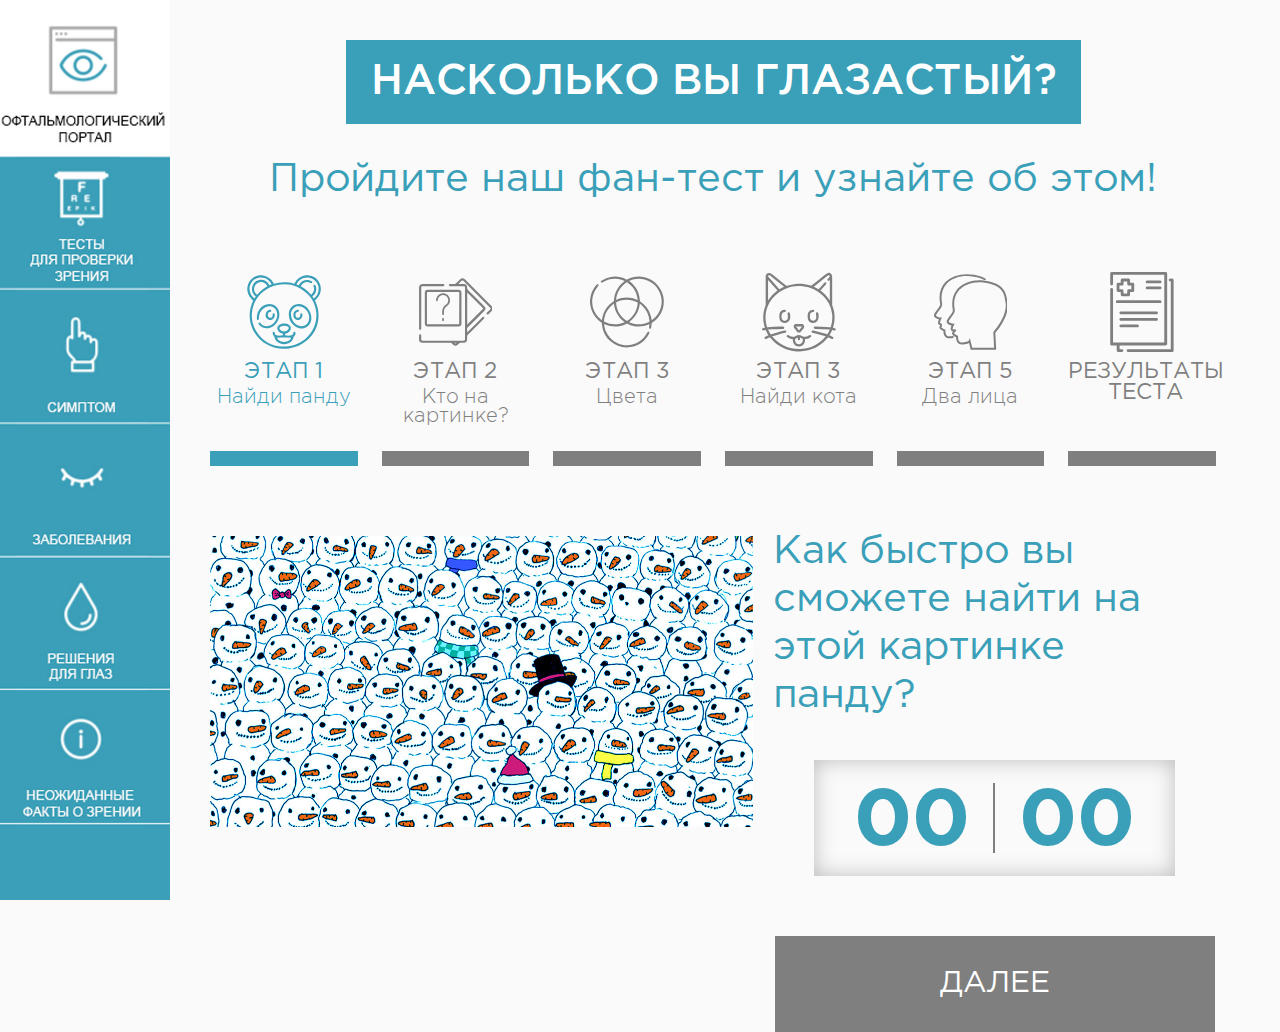
<file: dev/test.html>
<!doctype html>
<html class="no-js" lang="ru">

	<head>
		<meta charset="utf-8">
		<meta http-equiv="x-ua-compatible" content="ie=edge">
		<title>фан-тест</title>
		<meta content="" name="description">
		<meta content="" name="keywords">
		<meta name="viewport" content="width=device-width, initial-scale=1">
		
		<meta content="telephone=no" name="format-detection">
		<!-- This make sence for mobile browsers. It means, that content has been optimized for mobile browsers -->
		<meta name="HandheldFriendly" content="true">
		
		
		
		<!--[if (gt IE 9)|!(IE)]><!--><link href="static/css/main.css" rel="stylesheet" type="text/css"><!--<![endif]-->
		
		<script src="https://yastatic.net/share2/share.js"></script>
		
		
		<link rel="icon" type="image/x-icon" href="favicon.ico">
		<script>
		    (function(H){H.className=H.className.replace(/\bno-js\b/,'js')})(document.documentElement)
		</script>
		

	</head>

	<body class="page">
		

		<aside class="page_aside"></aside>

		<section class="page__wrapper">

			<h2 class="title__main">Насколько вы глазастый? </h2>
			<h5 class="title__subtitle">Пройдите наш фан-тест и узнайте об этом!</h5>

			<nav class="nav">
				<ul class="nav__list">
					<li class="nav__item nav_1 is-active">
						<div class="nav__pic">
							<!-- <img class="nav__img" src="" alt="nav pic"> -->
							<svg version="1.1"  class="nav__img" xmlns="http://www.w3.org/2000/svg" xmlns:xlink="http://www.w3.org/1999/xlink" x="0px" y="0px"  viewBox="0 0 411.3 409.7" style="enable-background:new 0 0 411.3 409.7;" xml:space="preserve">
								<path d="M342.6,0c6.2,1.6,12.5,2.7,18.4,4.8c47.2,17.1,65.3,74.2,36.5,115.3c-5.2,7.4-12.3,13.5-18.5,20.2c-0.4-0.1-0.8-0.3-1.1-0.4
									c0.7,1.4,1.3,2.8,2,4.2c13.7,27.8,20.1,57.3,18.5,88.2c-2.8,52.3-24.6,95.7-63.9,130.1c-28.9,25.2-62.6,40.2-100.5,45.4
									c-79.6,10.9-156.5-26-195.6-94.5c-20.7-36.2-27.6-75.1-21.5-116.4c2.8-18.9,8.5-36.8,17.1-53.8c0.5-0.9,0.9-1.9-0.3-1.4
									c-5.1-6-10.3-11.8-15.3-17.9C9.5,112.8,4.4,100,2.5,86c-0.1-0.9-0.4-1.8-0.7-2.7c0-4.8,0-9.6,0-14.4c0.3-0.7,0.6-1.5,0.7-2.2
									c4.9-30.3,21.7-51.1,50.4-62c5.6-2.2,11.8-3.1,17.7-4.5c5.1,0,10.1,0,15.2,0c0.6,0.2,1.2,0.6,1.8,0.7c17.2,2.1,32,9.4,44.5,21.5
									c7.2,7,12.7,15.4,17,24.9c18.9-5.7,38.1-8.5,57.6-8.5s38.7,2.7,57.1,8.4c0.6-0.5,0.8-0.7,1-0.9c0.4-0.7,0.7-1.4,1.1-2.1
									c8.7-18.1,22.4-31,41-38.3c6.6-2.6,13.8-3.8,20.7-5.6C332.5,0,337.5,0,342.6,0z M197.7,397.7c32.1-0.1,54.9-4.2,76.9-12.9
									c69.6-27.4,117.9-96.1,111.4-174.3c-3.4-40.3-18.9-75.4-47.2-104C291.5,58.6,234,41.8,168.4,54.7C92,69.7,32.5,134.3,27.3,211.9
									C25,246,31.6,278.1,49,307.4C84.3,366.8,138,395.2,197.7,397.7z M299.2,61.5c22.3,12.1,41.4,27.7,57.7,47.1c1.7-1.4,3.2-2.4,4.4-3.6
									c12.2-12.1,15.2-26.3,9.8-42.5c-1.6-4.7-0.2-7.8,3.3-8.9c3.6-1.2,6.4,0.6,8.1,5.1c4.7,12.7,4.3,25.3-0.8,37.8
									c-3.6,8.8-9.7,15.8-17.4,21.7c2.6,3.8,5,7.4,7.4,11c22-13.7,32.5-43.3,25.3-70.4c-7-26.2-32.2-45.9-59.8-46.7
									c-28.6-0.8-52.6,17.2-61,38.9c4,1.6,8,3.3,12.1,5c0.6-1,1-1.6,1.4-2.3c12-21.8,33.4-31.8,57.4-26.3c4.7,1.1,9.2,3.3,13.6,5.5
									c3.1,1.5,3.9,5.3,2.2,7.9c-1.8,2.8-4.3,3.8-7.6,2.5c-1.3-0.6-2.7-1.2-4-1.9C331.7,32,308,41,299.2,61.5z M114,61.5
									c-6.9-15.9-23.4-25.6-39.5-23.7C56.4,40,42.9,53.1,39.9,71.4c-2.3,13.9,5.6,31.4,16.8,36.8C72.7,89,91.8,73.5,114,61.5z M137.2,50.9
									c-9.4-24.3-36-40.4-63.2-38.8c-27.6,1.6-51.3,21.6-58.3,49.1c-6.4,25.3,4.7,54.8,25.9,68c2.4-3.7,4.9-7.3,7.3-10.9
									c-17.9-14.7-25.3-32.9-19.4-55c5.3-19.8,18.8-32.7,39-36.4c25.7-4.7,44.4,6.3,56.8,29C129.2,54.2,133.1,52.6,137.2,50.9z"/>
								<path d="M229.9,337.2c6.3-1,12.7-1.4,18.8-3c7-1.8,9.6-6,9.9-13.2c0.1-4,2.1-6.3,5.5-6.5s6,1.9,6.3,5.8c0.6,7.6-1.7,14.2-7.4,19.4
									c-1.1,1-2.5,2.3-2.7,3.7c-3.1,19.2-15.1,31-32.6,36.9c-23.4,7.9-45,4.1-63.2-13.5c-6.1-5.9-9.5-13.3-11.1-21.7
									c-0.4-2-1.7-4.1-3.2-5.5c-5.4-5.2-7.6-11.5-7.2-18.7c0.2-4.2,2.8-6.5,6.2-6.3c3.5,0.1,5.5,2.5,5.6,6.8c0.2,6.9,3.1,10.8,10.1,13.1
									c9,3,18.2,2,27.3,1.3c0.9-0.1,1.9-0.2,2.8-0.3c5.8-0.5,5.6-0.6,5.8-6.2c0.1-3-1.3-3.7-3.8-4.4c-10.8-2.8-19.2-9.1-24.9-18.7
									c-5.9-9.9-4-20,5-27.4c14.3-11.8,42.6-12.4,57.5-1.3c12.2,9.1,13.3,22.3,2.8,34.2c-5.9,6.7-13,11.5-21.7,13.4c-4.9,1-2.6,4.7-3,7.3
									c-0.5,3.1,2,2.8,3.9,3c4.4,0.3,8.8,0.7,13.1,1.1C229.8,336.6,229.8,336.9,229.9,337.2z M246.2,348.6c-13-0.6-26.3-1.8-39.5-1.8
									c-13.3,0-26.6,1.1-39.7,1.8c4.2,13.4,21.8,23.9,40.5,23.3C226.3,371.4,243.2,360.9,246.2,348.6z M206.5,281.5c-7,0-13.8,1.4-19.9,5
									c-6.5,3.9-7.5,8.7-3.3,15c11,16.6,35.6,16.7,46.7,0.1c4.3-6.5,3.3-11.3-3.5-15.3C220.2,282.8,213.5,281.5,206.5,281.5z"/>
								<path d="M358.7,240.4c-0.5,16.6-7.1,34.2-24.3,46c-18.6,12.8-38.7,12.8-58,2.8c-30.1-15.6-44.7-41.3-43.3-75.3
									c1.2-30.4,24.7-53.3,54.8-53.5c18.5-0.1,34,7.8,47.1,20.5C349.7,195.2,358.6,216.3,358.7,240.4z M244.8,213.6
									c-0.5,31.5,16.7,57.3,40.7,66.8c27.3,10.8,54.2-3.6,60.1-32.3c5.8-28.1-11.2-60.3-37.9-71.4c-15.8-6.6-31.3-6.6-45.4,4.1
									C249.7,190.4,245,203.9,244.8,213.6z"/>
								<path d="M180.3,220c0.1,34.2-25.2,68-59.7,74.9c-20.7,4.2-43.5-4.4-55.1-21.7c-2.3-3.4-2-6.9,0.7-8.9c2.7-2.1,6.5-1.6,8.7,1.6
									c13.8,20.3,41.3,24,64.3,8.5c21.5-14.5,33.4-42.6,28.1-66.9c-6.5-30.1-36.7-44.2-64.6-29.5c-23.9,12.6-35.3,33.4-36.1,60.2
									c0,1.5,0.1,2.9,0.1,4.4c-0.1,3.9-2.2,6.3-5.6,6.5c-3.3,0.1-6.2-2.2-6.2-5.9c-0.1-5.8-0.3-11.8,0.7-17.5c5.1-28.3,20.2-49.4,47-60.7
									c37.5-15.7,76.2,9.5,77.8,50.2C180.3,216.8,180.3,218.4,180.3,220z"/>
								<path d="M154.8,223.6c-0.2,11.3-6.4,20.7-16.8,24.2c-10.4,3.6-21.4,0.3-28.3-8.4c-12.2-15.5-4.8-40.8,13.5-46c2-0.6,4.2-0.8,6.3-0.8
									c3.4,0,5.6,1.8,5.9,5.3c0.3,3.4-1.4,5.6-4.8,6.3c-1.3,0.3-2.6,0.4-3.9,0.7c-7.5,1.6-10.9,7.7-10.4,18.7c0.3,7.5,4.7,12.7,11.6,13.6
									c7.5,1,14.1-4.3,14.7-11.8c0.2-2.4,0-4.8,0.2-7.2c0.3-4.2,2.7-6.4,6.3-6.3c3.4,0.1,5.4,2.4,5.6,6.5
									C154.9,219.8,154.8,221.2,154.8,223.6z"/>
								<path d="M258.5,220.7c-0.1-14.6,6.4-24.1,18.9-27.4c2.1-0.6,4.5-0.8,6.7-0.7c3.3,0.1,5.1,2.4,5.3,5.5c0.2,2.9-1.3,5.1-4.3,5.9
									c-1.4,0.4-2.9,0.5-4.3,0.7c-5.5,1.1-9.8,5.8-10.2,11.4c-0.2,3-0.2,6.1,0,9.2c0.5,6.4,5.4,11.2,12,11.8c6.3,0.6,12.3-3.5,13.7-9.8
									c0.7-3.2,0.5-6.6,0.7-9.9c0.3-3.2,2-5.2,5.2-5.5c3.4-0.3,5.9,1.3,6.3,4.7c1.7,12.8-2.2,25.3-15.7,30.8c-15.9,6.4-33.2-4.7-34.2-21.9
									C258.4,223.9,258.5,222.3,258.5,220.7z"/>
							</svg>
						</div>
						<strong class="nav__etap">этап 1</strong>
						<p class="nav__desc">Найди панду</p>
					</li>
					<li class="nav__item nav_2 ">
						<div class="nav__pic">
							<!-- <img class="nav__img" src="" alt="nav pic"> -->
							<svg version="1.1"  class="nav__img"  xmlns="http://www.w3.org/2000/svg" xmlns:xlink="http://www.w3.org/1999/xlink" x="0px" y="0px"  viewBox="0 0 410.1 375.5" style="enable-background:new 0 0 410.1 375.5;" xml:space="preserve">
								<path d="M0.4,315.7c1.7-3.1,4.1-5.1,7.8-3.9c3.7,1.2,4.3,4.3,4.2,7.7c-0.1,6.3,0,12.5,0,18.8c0,6.7,1.9,8.6,8.5,8.6
									c33.9,0,67.7,0,101.6,0c41.3,0,82.7,0,124,0c7.4,0,9.1-1.7,9.1-9.2c0-94.7,0-189.3,0-284c0-7.8-1.5-9.2-9.4-9.2
									c-23.5,0-46.9,0-70.4,0c-1.3,0-2.7,0.1-4-0.1c-3.4-0.5-5.8-3.2-5.6-6.2c0.2-3.2,2.6-5.6,6.2-5.6c8.8-0.1,17.6,0.1,26.4-0.2
									c2-0.1,4.4-1,5.8-2.4c8.1-7.8,15.9-15.8,23.9-23.7c8.4-8.3,18.1-8.4,26.4-0.1c49.7,49.7,99.4,99.3,149,149.1
									c8.3,8.3,8.2,18-0.1,26.4c-5.5,5.6-11.1,11.1-16.7,16.7c-3.7,3.7-7.4,4.2-10.1,1.5c-2.6-2.7-2-6.3,1.7-10.1
									c5.5-5.5,11-10.9,16.4-16.4c3.8-3.8,3.8-6,0-9.8C345.5,114,295.9,64.4,246.3,14.8c-3.6-3.6-5.9-3.5-9.5,0
									c-5.7,5.6-11.3,11.3-17.4,17.4c1.9,0.1,3,0.3,4.1,0.3c8.8,0,17.6-0.1,26.4,0.1c9.8,0.2,17.9,7.5,17.3,17.2
									c-0.5,8.6,3.1,13.9,8.8,19.5c29.4,28.9,58.4,58.2,87.5,87.3c8.5,8.5,8.5,15.1,0.1,23.6c-31.1,31.1-62.2,62.2-93.4,93.3
									c-1.9,1.9-2.9,3.8-2.8,6.6c0.2,6.6,0.1,13.2,0.1,20.7c1.6-1.5,2.7-2.4,3.7-3.4c26.5-26.5,53-53,79.5-79.5c4.3-4.3,7.8-5,10.6-2.2
									c2.9,2.8,2.2,6.3-2.1,10.6c-29.6,29.6-59.2,59.2-88.9,88.7c-2.1,2.1-3,4.1-2.9,7c0.2,6.1,0.1,12.3,0,18.4
									c-0.2,11-7.6,18.5-18.7,18.6c-6.4,0.1-12.8-0.2-19.2,0.1c-1.9,0.1-4,1.1-5.5,2.3c-3,2.6-5.7,5.6-8.6,8.4c-7.9,7.7-17.6,7.6-25.6,0
									c-2.8-2.7-5.6-5.4-8.2-8.2c-1.8-1.9-3.7-2.6-6.3-2.6c-50.8,0.1-101.6-0.1-152.4,0.2c-11.2,0.1-19.1-3.6-22.9-14.5
									C0.4,334.9,0.4,325.3,0.4,315.7z M267.9,79c0,59.5,0,119.3,0,178.6c29.8-29.8,59.7-59.7,89.3-89.3C327.5,138.8,297.6,108.8,267.9,79
									z M197.1,359.1c4.1,5.6,7.6,5.6,11.5,0C204.7,359.1,201,359.1,197.1,359.1z"/>
								<path d="M0.4,46.9C2.8,40.2,6.6,34.8,14,33.1c2-0.5,4.2-0.6,6.3-0.6c37.7,0,75.4,0,113.1,0c1.3,0,3.1-0.3,3.9,0.3
									c1.8,1.5,4,3.6,4.2,5.5c0.1,1.7-2,4.1-3.7,5.4c-1.3,0.9-3.6,0.7-5.4,0.7c-36.9,0-73.8,0-110.7,0c-7.7,0-9.2,1.5-9.2,9.4
									c0,74,0,147.9,0,221.9c0,0.9,0,1.9,0,2.8c0.1,3.4-0.3,6.5-4,7.9c-3.8,1.5-5.9-0.9-8-3.5C0.4,204.3,0.4,125.6,0.4,46.9z"/>
								<path d="M32.3,165.7c0-28.4,0-56.8,0-85.2c0-11.2,5.1-16.3,16.4-16.3c56.9,0,113.8,0,170.8,0c11.2,0,16.3,5.1,16.3,16.4
									c0,56.9,0,113.8,0,170.8c0,11.2-5.1,16.3-16.4,16.3c-56.9,0-113.8,0-170.8,0c-11.2,0-16.2-5.1-16.3-16.4
									C32.3,222.8,32.3,194.2,32.3,165.7z M223.7,100.6c0-7-0.2-13.5,0.1-20c0.1-3.4-1.1-4.3-4.4-4.3c-56.9,0.1-113.9,0.1-170.8,0
									c-3.3,0-4.4,1-4.4,4.3c0.1,49.1,0.1,98.1,0.1,147.2l-0.1,27.6c59.3,0,119.6,0,178.8,0L223.7,100.6z M223.5,229.2c0-15,0-29.9,0-45.1
									"/>
								<path d="M128.7,191c-0.3-8.4,0.7-17.5,4.9-26c3-6.1,7.1-11.4,12.5-15.5c4.7-3.5,9.5-6.9,12.5-12.2c5.7-9.8,5-22.2-1.8-31.4
									c-7.3-9.8-19-14.1-30.6-11.2c-10.8,2.7-19.5,12.2-21.2,23.3c-0.2,1.4-0.3,2.9-0.4,4.4c-0.3,3.3-2.2,5.3-5,5.2s-4.7-2.3-4.7-5.5
									c0.1-17.7,13.9-34.1,31.3-37.2c21.6-3.8,41.7,9.9,45.4,31.5c2.5,15-2.4,27.7-14.5,37c-6.5,5-12.4,10.1-15.5,17.9
									c-2.1,5.1-3.1,10.3-3.1,15.8c0,4.2,0.1,8.3,0,12.5c-0.1,4-3.1,6.4-6.5,5.1c-2.3-0.8-3.2-2.7-3.2-5C128.6,197,128.7,194.5,128.7,191z
									"/>
								<path d="M138.4,229.2c0,1.6,0.1,3.1,0,4.7c-0.2,2.9-2.3,4.9-4.9,4.9c-2.6,0-4.6-2-4.8-4.9c-0.2-3.1-0.1-6.2,0-9.3
									c0.1-3,2.1-4.9,4.7-5c2.7-0.1,4.7,2,4.9,5.1C138.5,226.1,138.4,227.6,138.4,229.2L138.4,229.2z"/>
							</svg>

						</div>
						<strong class="nav__etap">этап 2</strong>
						<p class="nav__desc">Кто на картинке?</p>
					</li>
					<li class="nav__item nav_3 ">
						<div class="nav__pic">
							<!-- <img class="nav__img" src="" alt="nav pic"> -->
							<svg  class="nav__img" version="1.1" xmlns="http://www.w3.org/2000/svg" xmlns:xlink="http://www.w3.org/1999/xlink" x="0px" y="0px"  viewBox="0 0 409.8 393.3" style="enable-background:new 0 0 409.8 393.3;" xml:space="preserve">
								<path d="M0,130.6c1.6-9.1,2.6-18.4,4.9-27.4c5.5-22.1,16.6-41.4,31.9-58.3c2.7-3,6.3-3.2,8.9-0.9c2.5,2.3,2.5,5.6,0.1,9
									c-5.9,8.1-12.4,15.7-17.4,24.3c-28.2,49-18.9,112.5,21.9,151.8c4.8,4.6,10,8.7,15.4,13.4c1.4-7.4,2.4-13.9,4-20.3
									c8.9-35.6,28.9-63.4,59.5-83.5c2.4-1.6,3.6-3.2,3.8-6.3c2.4-43.1,21.1-77.8,55-104.3c1.3-1.1,2.8-2,4.9-3.6
									c-5.2-2.1-9.7-4.2-14.4-5.7C140.9,7,105.2,11.1,71.4,31.7c-0.7,0.4-1.4,0.8-2.1,1.2c-3.5,1.6-6.7,0.8-8.4-2.1
									c-1.7-2.9-1-6.4,2.3-8.2C72.1,17.8,80.9,12.5,90.3,9c38-13.8,75.3-11.6,111.5,6.6c2.6,1.3,4.3,0.9,6.6-0.3
									C232.7,2.9,258.5-2.3,285.5,1c49.9,6.2,87.3,31.6,109.7,76.7c31.6,63.9,10.4,138.6-49.3,177.4c-2.4,1.5-3.3,3.2-3.5,6
									c-0.7,7.7-1.7,15.3-2.9,23c-0.7,4.4-3.5,6.4-7.1,5.8c-3.6-0.7-5.3-3.7-4.6-8c0.9-5.7,1.8-11.5,2.7-17.2c-8.9,2.9-17.1,6.1-25.6,8.2
									c-32.8,8.1-64.5,4.8-94.9-10.2c-3.6-1.8-6.2-1.8-9.9-0.1c-38.9,18.7-78.2,19.4-117.8,2.4c-1.2-0.5-2.4-1-3.9-1.6
									c0.6,12.8,3.3,24.7,7.7,36.2c12.8,32.5,34.9,56.6,67,70.6c41.5,18,81.9,14.4,120.2-9.6c19-11.9,33.4-28.4,43.7-48.4
									c3-5.8,6.1-7.4,9.8-5.3c3.5,2,3.9,5.3,0.9,10.8c-22.1,41.3-56.1,66.6-102.3,73.8c-42.4,6.6-80.3-4.8-112.7-33.2
									C90.2,338.7,75.8,314,69.3,285c-1.9-8.4-2.2-17.2-3.4-25.7c-0.3-1.7-1.3-3.8-2.7-4.7c-31.7-21.4-51.9-50.8-60-88.2
									c-1.3-5.8-1.9-11.8-2.9-17.7C0,142.9,0,136.8,0,130.6z M342.8,242.5c48.4-31.4,73.2-102.1,39.2-164C346.3,13.4,270.2-1.6,217.4,24.9
									c1.4,1,2.6,2,3.8,3c34.6,26.7,53.4,61.8,55.6,105.6c0.2,3.1,1.3,4.7,3.7,6.3c27.2,18.3,46,42.9,55.7,74.3
									C339,223.3,340.5,232.9,342.8,242.5z M204,128.8c-19.4,0-38.3,4.5-55.5,12.8c-3.1,1.5-3.9,3.2-3.6,6.4c3.9,41.5,23.1,73.8,57.6,97
									c1.1,0.7,3.4,0.8,4.4,0.1c34.8-23.2,54-55.7,57.9-97.3c0.3-2.8-0.8-4-3.1-5.1C243.5,133.4,224.3,128.7,204,128.8z M264.4,130.3
									c0.1-0.6,0.3-0.8,0.2-1.1C260.7,88,241.4,56,207.2,32.8c-2.2-1.5-3.5-0.9-5.3,0.3c-20.2,13.3-35.4,30.9-45.7,52.8
									c-6.4,13.7-10.3,28.2-11.3,43.8C185.1,112,224.8,112.3,264.4,130.3z M132.9,151.2c-0.6,0.1-0.9,0.1-1.2,0.3
									c-0.6,0.3-1.1,0.7-1.6,1.1c-31.6,23.6-49,55-52.4,94.3c-0.2,2.7,1.2,3.4,3,4.4c25.5,12.9,52.2,16.9,80.3,11.9
									c10.7-1.9,21-5.2,31.4-10.1C157.5,227.6,137.6,193.8,132.9,151.2z M217.1,253.1c10.2,4.7,20.2,8,30.7,9.9c27.5,5.1,53.7,1.5,79-10.6
									c3.1-1.5,3.8-3.2,3.5-6.4c-2.9-33.9-16.9-62.3-42.1-85.2c-3.5-3.2-7.3-5.9-11.5-9.3C271.6,194.5,251.7,227.9,217.1,253.1z"/>
							</svg>
						</div>
						<strong class="nav__etap">этап 3</strong>
						<p class="nav__desc">Цвета</p>
					</li>
					<li class="nav__item nav_4 ">
						<div class="nav__pic">
							<!-- <img class="nav__img" src="" alt="nav pic"> -->
							<svg class="nav__img" version="1.1"  xmlns="http://www.w3.org/2000/svg" xmlns:xlink="http://www.w3.org/1999/xlink" x="0px" y="0px" viewBox="0 0 385 408.1" style="enable-background:new 0 0 385 408.1;" xml:space="preserve">
								<path d="M350.2,0c6.3,2.2,12.1,5.3,14.2,12.2c1,3.4,1.4,7,1.5,10.6c0.1,47.2,0,94.4,0.1,141.6c0,2.3,0.3,4.8,1.1,7
									c13.9,36.2,15.2,72.9,4.5,110.1c-0.4,1.4-0.8,2.8-1.2,4.6c3.1,0.7,6.1,1.3,9,2.1c4.3,1.1,6.3,3.8,5.5,7.4c-0.8,3.6-3.7,5.2-8.1,4.3
									c-3.5-0.7-7-1.5-10.4-2.3c-4.9,9.4-9.8,18.6-14.8,28.1c4.1,1.9,8.4,3.9,12.7,5.9c1.3,0.6,2.7,1.2,3.9,1.9c3.5,1.9,4.8,5.2,3.4,8.3
									s-4.7,4.1-8.6,2.5c-5-2.2-10.1-4.3-14.8-6.9c-3.3-1.8-5-0.9-7.2,1.8c-22.2,27.9-50.3,47.6-84,59.4c-28.4,9.9-57.5,13-87.4,9.5
									c-41-4.9-76.8-20.9-107.1-49c-6.8-6.3-12.8-13.6-19-20.5c-1.8-2.1-3.2-2.9-5.9-1.5c-5.1,2.6-10.3,5-15.6,7.2
									c-5.1,2.2-9.8-0.8-8.9-5.6c0.4-2,2.3-4.2,4.2-5.2c5.2-2.9,10.7-5.2,16.2-7.8c-4.9-9.4-9.8-18.7-14.8-28.1c-3.3,0.7-6.6,1.5-10,2.2
									c-4.6,1-7.7-0.6-8.5-4.3s1.3-6.4,5.9-7.5c2.7-0.6,5.4-1.3,8.4-1.9c-1.6-6.5-3.3-12.9-4.6-19.3c-6.6-32.3-4-63.8,7.8-94.6
									c0.9-2.4,1.4-5.2,1.4-7.7c0.1-47.5,0.1-94.9,0-142.4c0-8.3,2.3-15.3,9.9-19.5c1.8-1,3.9-1.7,5.8-2.5c2.1,0,4.3,0,6.4,0
									c4.5,2.7,9.4,5,13.4,8.2c23.6,18.9,47,38,70.4,57.2c2,1.6,3.7,2,6.1,1.1c13.9-4.7,28.2-7.6,42.9-9c27-2.4,53.4,0.3,79.2,8.9
									c2.7,0.9,4.6,0.5,6.8-1.3c23.3-19.1,46.6-38.1,70.1-56.9c4.1-3.3,8.9-5.5,13.4-8.2C345.9,0,348.1,0,350.2,0z M357.9,283.9
									c0.3-0.6,0.6-1,0.8-1.5c7.7-23.6,10-47.6,6.3-72.2c-5.2-34.8-20.7-64.4-45.4-89.2c-29.8-29.9-65.9-46.9-107.8-51.3
									c-34-3.6-66.6,1.8-97.6,16.7c-32.8,15.8-58.4,39.3-76.2,71.1c-17.8,31.9-23.2,66.1-17.3,102c1.3,8.3,3.9,16.4,5.9,24.4
									c1.4,0,2,0.1,2.5,0c26.1-3.4,52.3-4,78.6-3.7c1.3,0,2.7,0.1,3.9,0.5c3.2,0.9,4.6,3.1,4.2,6.3c-0.3,3-2.2,4.8-5.2,5.1
									c-1.3,0.1-2.7,0-4,0.1c-19.2,0.5-38.4,1-57.5,1.7c-5.8,0.2-11.5,1.1-18.1,1.8c4.5,8,8.7,15.3,12.7,22.6c1.3,2.3,2.5,2.7,5,1.8
									c11.6-3.8,23.3-7.6,35.1-10.9c11.5-3.2,23.2-5.9,34.9-8.5c4.9-1.1,8.6,1.8,8.1,6c-0.4,3.9-3.3,5.1-6.6,5.9
									c-11.3,2.7-22.6,5.3-33.7,8.3c-11.1,3-22.1,6.6-34.1,10.2c39.7,46.6,89.3,68.5,149.3,66.2c59.4-2.3,107.5-34.8,130.3-66.7
									c-16.4-4.6-32.5-9.3-48.6-13.7c-6.8-1.9-13.8-3.1-20.6-4.9c-3.3-0.8-4.9-3.3-4.4-6.6c0.4-3.1,3.2-5.1,6.7-4.9
									c1.1,0.1,2.1,0.2,3.2,0.5c19.4,5.2,38.8,10.4,58.2,15.6c4.5,1.2,9,2.5,13.5,3.8c2.6-4.2,5.3-8.3,7.7-12.6c2.1-3.9,3.9-8,6-12.2
									c-25.1-2.9-49.6-3.6-74.1-3.5c-1.7,0-3.5,0.1-5.2-0.1c-3-0.4-4.8-2.2-5-5.3c-0.2-3,1.1-5.2,4.1-6c1.4-0.4,2.9-0.6,4.3-0.5
									c19.6,0.5,39.2,0.9,58.7,1.7C343.6,282.1,350.7,283.2,357.9,283.9z M353.7,37.6c-0.9,0.8-1.3,1-1.5,1.2c-3.6,3.3-6.9,3.8-9.4,1.3
									c-2.7-2.6-2.5-5.8,0.7-9.5c2.7-3.1,5.5-6.2,8.2-9.3c2.9-3.3,2.2-6.6-1.7-8.6c-3.3-1.6-5.9-0.3-8.4,1.7
									c-10.7,8.8-21.5,17.5-32.3,26.2c-12.9,10.5-25.8,21-38.9,31.6c8.3,4.4,16.4,8.6,24.6,12.9c9.7-11,19.3-21.8,29-32.7
									c3.4-3.8,6.8-4.5,9.7-2c3,2.5,2.8,5.9-0.6,9.8c-5.4,6.2-11,12.4-16.5,18.5c-3.9,4.4-7.7,8.8-11.8,13.4
									c19.5,14.2,35.5,31.2,48.9,52.2C353.7,108.2,353.7,73.2,353.7,37.6z M31.6,37.3c0,36,0,71,0,107.3c13.2-21.2,29.5-38,48.8-52.3
									C64.1,73.9,48.1,55.9,31.6,37.3z M114.7,72.5c-0.4-0.4-0.6-0.8-0.9-1c-23.4-19-46.7-38-70.1-56.9c-1-0.8-2.2-1.6-3.4-2.1
									c-3.2-1.1-5.7,0-7.7,2.6s-0.7,4.5,1.2,6.6c18.1,20.3,36.1,40.6,54.1,61c0.9,1,1.5,2.1,2,2.9C98.6,80.9,106.5,76.8,114.7,72.5z"/>
								<path d="M160.8,345.8c-4.5-0.9-8.8-1-12.5-2.5c-5.8-2.4-11.4-5.5-16.8-8.8c-3.3-2-3.6-5.6-1.7-8.3c2-2.9,5.5-3.5,8.8-1
									c5.7,4.4,11.8,7.5,19.2,8c6.7,0.5,13.1-0.6,18.7-4.2c10.8-7.1,21.1-6.7,32.1-0.1c11.8,7.1,23.9,5.9,35.3-1.9
									c1.1-0.8,2.1-1.6,3.3-2.3c2.9-1.8,5.6-1.4,7.8,1.2c2.1,2.5,1.9,5.9-0.8,8.2c-7,6-15.1,9.9-24.4,10.9c-1.2,0.1-2.4,0.2-3.6,0.3
									c-0.5,0.1-1,0.3-1.9,0.6c0.5,12.1-2.1,23.2-12.2,31.2c-5.9,4.7-12.6,7-20,6.8c-9.8-0.2-18-4.2-24.3-11.9
									C161.7,364.3,160.6,355.3,160.8,345.8z M186.7,337c-3.1,1.7-5.2,2.9-7.5,4c-7,3.3-7,3.3-6.4,11.1c0.1,1.3,0.3,2.7,0.5,4
									c1.8,10.1,12.1,17.2,22.2,15.5c12-2,20.4-15.6,16.7-27c-0.2-0.5-0.7-1.2-1.2-1.4c-3.9-1.8-7.9-3.6-12.6-5.7c0,3.1,0.1,5.9,0,8.6
									c-0.2,3.4-2.3,5.3-5.6,5.6c-3.2,0.2-5.7-2-6-5.6C186.5,343.3,186.7,340.7,186.7,337z"/>
								<path d="M147.4,226.8c0.2,8.9-0.7,17.4-6.9,24.4c-7.7,8.8-17.4,12.3-28.7,9.5c-11.8-3-19.6-10.9-21-23c-1-8.7-0.6-17.9,1.2-26.5
									c2.3-11,13.5-18.7,24.8-19.2c4.5-0.2,7.3,1.6,7.7,5.1c0.4,3.6-2.1,6.3-6.7,6.8c-5.6,0.5-10.5,2.6-12.8,7.6
									c-4.6,9.9-4.6,20.5-0.1,30.4c2.9,6.3,10.9,9,17.5,7.4c7.2-1.8,12.7-7.8,12.6-15.1c-0.1-7.3-0.9-14.5-1.6-21.7
									c-0.4-3.6,0.8-6.4,3.9-7.4c3.1-1,6,0.5,7.4,3.8c0.7,1.7,1.5,3.5,1.7,5.3C146.8,218.3,147,222.5,147.4,226.8z"/>
								<path d="M238.3,227.6c-0.8-10.3,0.6-19.1,7.2-26.3c5.5-6,12.3-9.2,20.5-9.3c3.6-0.1,6.1,2,6.5,5.2c0.4,3.1-1.6,5.7-5.1,6.5
									c-2.3,0.5-4.8,0.6-7,1.5c-6.1,2.6-9.7,7.4-10.1,14.1c-0.3,4.9-0.2,9.9,0,14.8c0.3,8.8,7.7,15.7,16.5,15.6
									c8.6-0.1,16.1-6.9,16.2-15.5c0-7.2-0.8-14.5-1.6-21.7c-0.4-3.4,0.3-5.9,3.5-7.2c3.1-1.2,5.8-0.1,7.5,2.8c5.5,9.8,3.2,34.8-4,43.5
									c-7.1,8.6-18.9,12.1-29.6,8.9c-11.3-3.4-19.3-12.9-20.3-24.2C238.1,233,238.3,229.8,238.3,227.6z"/>
								<path d="M192.9,267.1c4.7,0,9.3,0,14,0c5.4,0.1,9.5,2.7,11.8,7.5c2.2,4.6,1.9,9.4-1.3,13.6c-4.9,6.3-9.8,12.6-15.1,18.6
									c-5.4,6.1-14,6-19.4-0.1c-5.3-6-10.2-12.3-15.1-18.6c-3.2-4.2-3.5-9-1.2-13.6c2.4-4.8,6.5-7.3,11.9-7.4
									C183.3,267.1,188.1,267.1,192.9,267.1z M192.6,300c5.6-7,10.7-13.4,16.5-20.6c-11.5,0-21.5,0-31.5,0c-0.3,0.3-0.6,0.6-0.8,0.9
									C181.8,286.6,186.9,292.9,192.6,300z"/>
							</svg>
						</div>
						<strong class="nav__etap">этап 3</strong>
						<p class="nav__desc">Найди кота</p>
					</li>
					<li class="nav__item nav_5 ">
						<div class="nav__pic">
							<!-- <img class="nav__img" src="" alt="nav pic"> -->
							<svg  class="nav__img"  version="1.1" xmlns="http://www.w3.org/2000/svg" xmlns:xlink="http://www.w3.org/1999/xlink" x="0px" y="0px"  viewBox="0 0 420.1 430.9" style="enable-background:new 0 0 420.1 430.9;" xml:space="preserve">
								<g>
									<path d="M354,430.9H208.7l-9.3-39c-6.5,3.4-17.6,7.1-36.7,8.7h-0.4c-1.1,0.1-2.3,0.1-3.5,0.1c-0.8,0-1.4-0.1-1.9-0.1
										c-8.9-0.4-16.2-3.7-21.5-9.9c-8.7-10-9.7-24.7-9.7-31.8c-9.9-4.8-23.1-12.7-23.1-21.5c0-4.5,2.3-8.7,4.9-12.1
										c-0.5-0.1-1.1-0.2-1.7-0.4c-0.8-0.2-1.5-0.5-2.3-0.8c-0.6-0.2-1.4-0.5-2.2-1c-1.5-0.9-2.8-1.9-3.9-3.1c-5.3-6.2-1.6-18.7,2.4-27.7
										c-7.1-1.5-17.2-4.9-24.6-13c-8.7-9.6,1.6-23.3,13.6-39.2c8.6-11.4,18.3-24.3,18.7-33.2c-1.2-5.8-2-11.7-2.7-18v-0.2
										c0-0.3-0.1-0.7-0.1-1c-0.1-0.5-0.1-0.9-0.1-1.4c-0.6-5.5-0.8-11.1-0.8-16.7c0-1,0-2,0.1-3.1c0.1-5.4,0.4-10.5,1-15.4
										c0.1-0.9,0.2-1.8,0.3-2.6c0.8-5.6,1.7-10.5,2.9-15l0.1-0.4c0.1-0.2,0.1-0.3,0.2-0.5c1.1-4.2,2.5-8.5,4.5-13.5
										c0.2-0.6,0.4-1.3,0.7-2c1.7-4.2,3.8-8.4,6.1-12.4c0.4-0.7,0.8-1.5,1.3-2.3c2.4-4.1,4.8-7.7,7.4-11.1c0.2-0.2,0.3-0.4,0.5-0.6
										c0.3-0.4,0.6-0.8,1-1.3c3.1-3.9,6-7.3,8.9-10.2l0.4-0.4l0.4-0.3c0.1-0.1,0.1-0.1,0.2-0.2c3.1-3,6.3-5.9,9.8-8.7
										c0.5-0.5,1.1-0.9,1.6-1.3c3.3-2.6,6.9-5.1,11.1-7.7c0.9-0.6,1.6-1,2.4-1.5c4.1-2.5,8-4.6,11.9-6.4l0.2-0.1c0.3-0.1,0.7-0.3,1-0.4
										c0.4-0.2,0.8-0.4,1.2-0.5c4.8-2.2,9-3.9,13.1-5.4l0.3-0.1c0.3-0.1,0.6-0.2,0.9-0.3l0.2-0.1c4.4-1.5,9-2.9,13.7-4.1l0.4-0.1
										c0.4-0.1,0.8-0.2,1.2-0.3c4.6-1.2,9.4-2.2,14.6-3c1-0.2,2-0.3,2.8-0.5c4.8-0.8,9.6-1.3,14.6-1.7c1-0.1,1.9-0.2,2.7-0.3h0.2
										c4.6-0.3,10-0.6,15.7-0.6h0.5c0.4,0,0.7,0,1.1,0.1h0.1c6.2,0,12.4,0.3,18.5,0.8h0.8c7.3,0.6,13.8,1.4,20,2.4c5,0.8,10,1.8,15.3,3
										c88.1,19.5,96.2,74.1,101,106.7c0.6,4.3,1.2,8.3,1.9,11.8v0.2c5.6,34.7-4.7,74.8-30.7,119.1c-16.3,27.8-33.6,48.2-38.9,54.2
										L354,430.9z M217.6,419.5H342l-4.6-89.9l1.6-1.8c0.8-0.9,80.7-88.8,68.3-165.5c-0.8-3.7-1.4-7.9-2-12.3
										c-4.7-31.6-11.7-79.5-92.3-97.3h-0.1c-4.9-1.2-9.7-2.1-14.4-2.9c-5.9-1-12.1-1.7-18.9-2.3h-0.7C273,47,267,46.8,261,46.8
										c-0.3,0-0.7,0-1-0.1h-0.2h-0.4c-5.4,0-10.6,0.3-15,0.6h-0.1c-0.8,0.1-1.5,0.1-2.1,0.2h-0.4c-4.8,0.4-9.3,0.9-14,1.6
										c-0.9,0.1-1.7,0.2-2.4,0.4h-0.3c-4.8,0.8-9.4,1.7-13.7,2.8h-0.2c-0.3,0.1-0.6,0.1-0.9,0.2l-0.5,0.1c-4.4,1.1-8.7,2.4-12.8,3.8
										c-0.6,0.2-1.1,0.4-1.5,0.5c-3.8,1.4-7.6,2.9-12.2,5l-0.1,0.1c-0.3,0.1-0.7,0.3-1,0.4c-0.4,0.2-0.8,0.4-1.2,0.5
										c-3.5,1.7-7.1,3.6-10.9,5.9c-0.7,0.4-1.2,0.7-2,1.2l-0.1,0.1c-3.9,2.4-7.2,4.8-10.2,7.1l-0.2,0.2c-0.2,0.1-0.4,0.3-0.8,0.7
										l-0.2,0.2c-3.2,2.5-6.3,5.3-9.1,8.1l-0.5,0.5c-0.1,0.1-0.3,0.2-0.5,0.4c-2.6,2.6-5.2,5.6-7.9,9.1l-0.2,0.3
										c-0.2,0.3-0.4,0.5-0.6,0.8c-0.2,0.3-0.4,0.5-0.6,0.8c-2.3,2.9-4.4,6.2-6.6,9.9l-0.2,0.3c-0.3,0.5-0.6,1-0.9,1.6l-0.1,0.1
										c-2.1,3.6-3.9,7.4-5.5,11.3c-0.2,0.4-0.3,0.9-0.5,1.3l-0.1,0.2c-1.8,4.7-3.2,8.7-4.2,12.6L119,136c-0.1,0.2-0.1,0.3-0.2,0.4
										c-1,4.1-1.9,8.5-2.6,13.6v0.2c-0.1,0.6-0.2,1.2-0.2,1.7v0.4c-0.6,4.5-0.9,9.3-1,14.4v0.3c-0.1,0.8-0.1,1.6-0.1,2.5
										c0,5.2,0.3,10.4,0.8,15.6v0.1c0,0.3,0.1,0.7,0.1,1c0.1,0.4,0.1,0.9,0.1,1.3c0.7,6.1,1.5,11.9,2.7,17.5l0.1,0.6v0.6
										c0,12.7-10.6,26.9-20.9,40.5c-5,6.6-9.7,12.9-12.4,18c-2.2,4.1-2.3,6.3-1.9,6.8c8.9,9.8,24.7,10.4,24.9,10.4l9.1,0.3l-4.2,8
										c-4.7,8.9-8.1,19.7-7.1,22.4c0.1,0.1,0.4,0.3,0.8,0.5l0.1,0.1l0.4,0.1l0.6,0.3c0.3,0.2,0.5,0.3,0.8,0.3l0.5,0.1c0.1,0,0.2,0,0.3,0
										l0.6,0.1c0.4,0.1,0.8,0.2,1.2,0.2l0.5,0.1c0.2,0,0.3,0,0.5,0s0.3,0,0.5,0c0.3,0,0.6,0,0.9,0c0.1,0,0.3,0,0.4,0h1.7
										c0.3,0,0.6-0.1,0.9-0.1c0.7-0.1,1.4-0.1,2-0.2h0.5c2.5-0.1,4.6,1,5.8,3.1c0.6,1.2,1.7,4.2-1.4,7.9l-0.5,0.5l-0.6,0.4
										c-3.6,2.6-8.6,7.7-8.9,10.8c1.2,2.7,10.5,8.8,19.8,13l3.7,1.7l-0.4,4.1c0,0.2-1.6,17.8,6.8,27.4c3.3,3.8,7.8,5.8,13.7,6l0.7,0.1
										c0.1,0,0.2,0,0.4,0c0.8,0,1.8-0.1,2.9-0.1h0.2c27.7-2.4,35.2-9.1,36.2-10.2l6.6-15.4l3.7,17.1l3.3,13.4L217.6,419.5z M114,337.1
										L114,337.1z M106.4,312.9L106.4,312.9L106.4,312.9z M106.3,312.7L106.3,312.7L106.3,312.7z"/>
								</g>
								<g>
									<path d="M86.5,365.3c-9.1,0-16.5-2.9-22.1-8.6c-9.8-10-10.9-25.8-10.8-33.2c-9.9-4.7-23.1-12.7-23.1-21.5c0-3.2,1.2-6.5,3.8-10.1
										c0.4-0.5,0.3-1.1,0.2-1.4c-0.1-0.3-0.4-0.9-1.1-1.1c-3.3-1-6-2.7-7.9-4.9c-5.4-6.3-1.6-18.7,2.4-27.8c-7.1-1.5-17.3-4.9-24.7-13
										c-8.7-9.6,1.6-23.3,13.6-39.2c8.6-11.4,18.3-24.3,18.7-33.2c-10.3-51.3-0.1-94.9,29.7-126c35.5-37,96.4-52.7,163-42.1
										c25.4,4,46.9,11.1,63.9,21c2.7,1.6,3.6,5,2,7.8c-1.6,2.7-5.1,3.6-7.8,2c-15.7-9.2-35.9-15.8-59.9-19.6
										c-63-10.1-120.2,4.4-153.1,38.7c-27.2,28.4-36.4,68.7-26.7,116.5l0.1,0.6v0.6c0,12.7-10.6,26.9-20.9,40.6c-5,6.6-9.7,12.9-12.4,18
										c-2.2,4.1-2.3,6.3-1.9,6.8c8.9,9.8,24.8,10.4,24.9,10.4l9.1,0.3l-4.2,8c-4.7,8.9-8.1,19.7-7.2,22.4c0.5,0.5,1.4,1,2.5,1.3
										c4,1.2,7.1,4.3,8.5,8.2c1.3,3.9,0.7,8.3-1.6,11.6c-1.3,1.8-1.6,2.9-1.7,3.3c1.2,2.7,10.5,8.8,19.8,12.9l3.8,1.7l-0.4,4.1
										c0,0.2-1.7,19,7.5,28.3c4,4,9.5,5.7,17,5.1c5.6-0.5,10.7-1.2,16-2.2c3.1-0.6,6.1,1.4,6.7,4.5c0.6,3.1-1.4,6.1-4.5,6.7
										c-5.7,1.1-11.2,1.9-17.2,2.4C89.1,365.2,87.8,365.3,86.5,365.3z M34.2,277.4L34.2,277.4L34.2,277.4z"/>
								</g>
							</svg>
						</div>
						<strong class="nav__etap">этап 5</strong>
						<p class="nav__desc">Два лица</p>
					</li>
					<li class="nav__item nav_6 ">
						<div class="nav__pic">
							<!-- <img class="nav__img" src="" alt="nav pic"> -->
							<svg version="1.1"  class="nav__img" xmlns="http://www.w3.org/2000/svg" xmlns:xlink="http://www.w3.org/1999/xlink" x="0px" y="0px"  viewBox="0 0 324.9 409.9" style="enable-background:new 0 0 324.9 409.9;" xml:space="preserve">
								<path d="M286.5,0.3c4.1,2,5.3,5.5,5.3,9.8c0,118.9,0,237.8,0,356.7c0,7.7-2.4,9.8-10.7,9.8c-75.7,0-151.4,0-227.2,0
									c-1.8,0-3.7,0-5.9,0c0,6.3,0,12.2,0,18.8c3.8,0,7.8-0.1,11.7,0c4.2,0.1,7,2.3,7.6,5.7c0.9,4.6-2,8.4-7,8.6c-6.5,0.2-13.1,0.2-19.6,0
									c-4.9-0.2-7.3-3.1-7.4-8.5c-0.1-6.5,0-13.1,0-19.6c0-1.4,0-2.9,0-5c-3.6,0-6.9,0-10.2,0c-5.1,0-10.1,0.1-15.2-0.1
									c-5.2-0.2-7.6-2.9-7.8-8.2c0-0.9,0-1.9,0-2.8c0-91.1,0-182.1,0-273.2c0-1.6-0.1-3.2,0.2-4.8C1,84,3.2,81.9,6.9,81.6
									c3.5-0.2,6.5,2,7.3,5.5c0.4,1.7,0.3,3.4,0.3,5.2c0,88,0,176,0,264c0,1.7,0,3.4,0,5.4c87.6,0,175,0,262.6,0c0-115.7,0-231.2,0-347
									c-87.5,0-174.7,0-262.6,0c0,1.4,0,2.8,0,4.2c0,13.2,0,26.4,0,39.6c0,1.2,0.1,2.4-0.1,3.6c-0.5,4-3.5,6.7-7.2,6.7s-6.6-2.9-7-6.9
									c-0.2-1.6-0.1-3.2-0.1-4.8C0.1,41.2,0.2,25.4,0,9.5C0,5,1.4,1.7,5.7,0C99.3,0.3,192.9,0.3,286.5,0.3z"/>
								<path d="M310.3,395.5c0-116.1,0-231.6,0-347.2c-1.8-0.3-3.4-0.4-4.9-0.7c-3.6-0.8-5.5-3.2-5.5-6.8s1.8-6.4,5.5-6.8
									c4.6-0.4,9.3-0.4,13.9,0c3.3,0.3,5,2.9,5.5,6c0.2,1.4,0.1,2.9,0.1,4.4c0,118.2,0,236.5,0,354.7c0,8.8-2,10.8-10.9,10.8
									c-73.1,0-146.1,0-219.2,0c-1.9,0-3.8,0-5.5-0.4c-3.3-0.9-5.2-3.3-5.2-6.8c0-3.6,2-6.1,5.5-6.9c1.7-0.4,3.4-0.3,5.2-0.3
									c70.1,0,140.2,0,210.4,0C306.8,395.5,308.4,395.5,310.3,395.5z"/>
								<path d="M101.8,55.3c4.6,0,8.7-0.1,12.8,0c5.7,0.1,8.3,2.6,8.4,8.3c0.2,10.3,0.1,20.5,0,30.8c-0.1,5.9-2.8,8.4-8.7,8.5
									c-4,0.1-8,0-12.5,0c0,4.3,0,8.2,0,12.1c-0.1,6.4-2.7,9.1-8.9,9.1c-10,0.1-20,0.1-30,0c-6,0-8.7-2.8-8.9-8.8c-0.1-4,0-7.9,0-12.4
									c-4.4,0-8.3,0.1-12.3,0c-6.2-0.1-8.7-2.6-8.8-8.8c0-10,0-20,0-30c0-6.4,2.5-8.8,9-8.9c3.8,0,7.7,0,12,0c0-4.3,0-8.1,0-11.9
									c0.1-6.7,2.8-9.4,9.6-9.4c9.6,0,19.2,0,28.8,0c6.9,0,9.4,2.6,9.5,9.4C101.8,47.1,101.8,50.8,101.8,55.3z M68.3,48.7
									c0,3.9,0,7.6,0,11.3c0,7.4-2.4,9.7-9.9,9.8c-3.7,0-7.3,0-11,0c0,6.6,0,12.5,0,18.8c2.7,0,5.2,0,7.7,0c11.9,0,13.1,1.2,13.1,12.9
									c0,2.7,0,5.5,0,8.2c6.7,0,12.6,0,19,0c0-3.9,0-7.6,0-11.3c0-7.2,2.6-9.8,9.9-9.8c3.7,0,7.3,0,11.1,0c0-6.6,0-12.5,0-18.8
									c-4,0-7.7,0-11.4,0c-7-0.1-9.6-2.7-9.6-9.7c0-3.8,0-7.6,0-11.3C80.7,48.7,74.8,48.7,68.3,48.7z"/>
								<path d="M145.7,159.2c-35.2,0-70.4,0-105.6,0c-1.9,0-3.8,0-5.6-0.4c-3.6-0.7-5.5-3.4-5.5-6.9s2-6.1,5.6-6.8c1.7-0.3,3.4-0.4,5.2-0.4
									c70.7,0,141.3,0,212,0c1.5,0,2.9,0,4.4,0.2c4,0.6,6.4,3.2,6.4,6.9c0.1,3.7-2.3,6.5-6.2,7.1c-1.7,0.3-3.4,0.3-5.2,0.3
									C216.1,159.2,180.9,159.2,145.7,159.2z"/>
								<path d="M146.1,202.5c29.3,0,58.6,0,87.9,0c7,0,10.4,2.3,10.4,7.1c0,4.9-3.6,7.4-10.7,7.4c-58.6,0-117.2,0-175.9,0
									c-1.8,0-3.8-0.1-5.5-0.6c-3.5-1-5.3-3.6-5-7.2c0.3-3.6,2.4-5.9,6-6.4c1.6-0.2,3.2-0.2,4.8-0.2C87.5,202.5,116.8,202.5,146.1,202.5z"
									/>
								<path d="M145.9,250.3c-29.2,0-58.4,0-87.5,0c-1.6,0-3.2,0-4.8-0.2c-3.7-0.5-6.1-3.2-6.3-6.6c-0.2-3.6,2.2-6.5,6-7.2
									c1.4-0.3,2.9-0.3,4.4-0.3c58.8,0,117.5,0,176.3,0c6.9,0,10.4,2.4,10.5,7.1c0.1,4.9-3.4,7.3-10.6,7.3
									C204.5,250.3,175.2,250.3,145.9,250.3z"/>
								<path d="M97.1,283.6c-13.8,0-27.7,0-41.5,0c-4.5,0-7.3-2.1-8.1-5.6c-0.8-3.7,1.3-7.2,5.1-8.2c1.6-0.4,3.4-0.5,5.1-0.5
									c26.4,0,52.7,0,79.1,0c0.8,0,1.6,0,2.4,0c5,0.3,8.3,3.3,8.1,7.5c-0.2,4.1-3.3,6.8-8.2,6.9C125.1,283.6,111.1,283.6,97.1,283.6z"/>
								<path d="M222.4,58c-10.5,0-21.1,0-31.6,0c-5.5,0-8.7-2.7-8.7-7.2c0.1-4.4,3.3-7.2,8.8-7.2c21.1,0,42.1,0,63.2,0
									c5.5,0,8.6,2.8,8.6,7.3s-3.1,7-8.7,7.1C243.4,58,232.9,58,222.4,58z"/>
								<path d="M222.1,74.5c10.8,0,21.6-0.1,32.4,0c5.2,0,8.1,2.5,8.2,6.8c0.1,3.6-1.6,6.2-5.2,7.1c-1.5,0.4-3.2,0.5-4.7,0.5
									c-20.3,0-40.5,0-60.8,0c-0.5,0-1.1,0-1.6,0c-5.1-0.3-8.3-3.1-8.3-7.3c0-4.3,3.1-7,8.4-7.1C201,74.5,211.6,74.5,222.1,74.5z"/>
							</svg>

						</div>
						<strong class="nav__etap nav__etap_result">РЕЗУЛЬТАТЫ ТЕСТА</strong>
					</li>
				</ul>
			</nav>

			<div class="layout">
				<!-- #1 -->
				<div class="test test-1 is-active">
					<div class="test__wrap">
						<div class="test__pic ">
							<img class="simple_pic" src="static/img/content/img-01.jpg" alt="test pict">
						</div>
						<div class="test__content">
							<h6 class="test__title">Как быстро вы сможете найти  на этой картинке панду?</h6>
							<div class="test__time">
								<div class="time" id="basicUsage">
									<span class="time__min">00</span>
									<span class="separator"></span>
									<span class="time__sec">00</span>
								</div>
								<div class="test__center">
									<button class="btn btn_next" data-nav="nav_2">Далее</button>
								</div>
							</div>
						</div>
					</div>
				</div>
				<!-- #2 -->
				<div class="test test-2">
					<div class="test__wrap">
						<div class="test__pic">
							<img class="simple_pic" src="static/img/content/pic-01.png" alt="test pict" >
						</div>
						<div class="test__content">
							<h6 class="test__title">Кто на картинке?</h6>
							<fieldset class="fieldset">
								<label class="check">
									<input type="radio" name="whoOnPicture" checked>
									<span>кот</span>
								</label>
								<label class="check">
									<input type="radio" name="whoOnPicture" >
									<span>собака</span>
								</label>
								<label class="check">
									<input type="radio" name="whoOnPicture" >
									<span>слон</span>
								</label>
								<label class="check">
									<input type="radio" name="whoOnPicture" >
									<span>не вижу</span>
								</label>
							</fieldset>

							<div class="test__center mod_top">
								<button class="btn btn_next" data-nav="nav_3" >Далее</button>
							</div>
						</div>
					</div>
				</div>
				<!-- #3 -->
				<div class="test test-3">
					<h6 class="test__title in-center ">Здорово, попробуем дальше?</h6>
					<div class="test__wrap">
						<div class="test__pic">
							<img class="simple_pic" src="static/img/content/img-02.jpg" alt="test pict">
						</div>
						<div class="test__content">
							<h6 class="test__title">Различаются ли отмеченные цвета?</h6>
							<fieldset class="fieldset">
								<label class="check">
									<input type="radio" name="wholeOnPicture" checked>
									<span>одинаково</span>
								</label>
								<label class="check">
									<input type="radio" name="wholeOnPicture" >
									<span>верхний темнее</span>
								</label>
								<label class="check">
									<input type="radio" name="wholeOnPicture" >
									<span>нижний темнее</span>
								</label>
							</fieldset>

							<div class="test__center">
								<button class="btn btn_next"  data-nav="nav_4" >Далее</button>
							</div>
						</div>
					</div>
				</div>
				<!-- #4 -->
				<div class="test test-4">
					<h6 class="test__title in-center">Это было достаточно легко, не правда ли?</h6>
					<div class="test__wrap">
						<div class="test__pic">
							<img class="simple_pic" src="static/img/content/img-03.jpg" alt="test pict">
						</div>
						<div class="test__content">
							<h6 class="test__title">А теперь попробуем что посложнее. Где на фото спрятался кот?</h6>

							<div class="test__time">
								<div class="time">
									<span class="time__min">00</span>
									<span class="separator"></span>
									<span class="time__sec">00</span>
								</div>
								<div class="test__center">
									<button class="btn btn_next"  data-nav="nav_5" >Далее</button>
								</div>
							</div>
						</div>
					</div>
				</div>
				<!-- #5 -->
				<div class="test test-5">
					<div class="test__wrap">
						<div class="test__box">
							<svg version="1.1" class="test_center_img" xmlns="http://www.w3.org/2000/svg" xmlns:xlink="http://www.w3.org/1999/xlink" x="0px" y="0px"  viewBox="0 0 409.9 372.5" style="enable-background:new 0 0 409.9 372.5;" xml:space="preserve">
								<path d="M0,300.6c1.8-16.8,10.8-30.6,19-44.8c42.5-73.4,84.9-146.9,127.3-220.4c10.6-18.5,26-30.1,47.1-34.3
									c23.8-4.7,51.8,6.2,65,26.9c10.2,15.9,19.4,32.5,28.8,48.8c37.5,64.8,74.9,129.6,112.3,194.5c13.5,23.5,14.2,47.3-0.3,70.4
									c-12.9,20.5-32.3,30.7-56.4,30.7c-92,0.2-184,0.2-276,0c-34.3-0.1-60.7-23.3-66.1-57.2c-0.1-0.6-0.5-1.2-0.7-1.8
									C0,309.2,0,304.9,0,300.6z M204.4,360.5c45.9,0,91.7,0.1,137.6,0c43.7-0.1,69.2-44,47.7-82.1c-10.3-18.2-20.9-36.2-31.3-54.3
									c-35.2-61-70.4-122-105.7-183C234.2,9,194.3,2.2,168,27.1c-6.3,6-11,14-15.4,21.7c-44.2,76.1-88.1,152.4-132.2,228.6
									c-7.4,12.7-10.5,26.2-7.1,40.7c5.9,25.8,27.2,42.5,54.3,42.5C113.2,360.5,158.8,360.5,204.4,360.5z"/>
								<path d="M204.8,340.5c-45.3,0-90.7,0-136,0c-9,0-17.4-2-24.5-8c-12.2-10.3-16.1-27.2-8.5-41.2c8.6-15.9,17.9-31.5,27-47.2
									c11.8-20.5,23.7-41.1,35.6-61.6c0.7-1.3,1.4-2.6,2.4-3.7c2.2-2.4,4.8-2.9,7.5-1.1c2.5,1.6,3.5,4,2.3,6.9c-0.5,1.4-1.2,2.7-2,3.9
									C88.5,223.3,68.4,258.2,48.2,293c-4.1,7.1-5.9,14.4-2.4,22.1c4.1,9.1,11.6,13.2,21.4,13.3c9.9,0.1,19.7,0,29.6,0
									c81.3,0,162.7,0,244,0c13.1,0,22-6.7,24.3-18.1c1.3-6.4-0.8-12.1-4-17.5c-34.4-59.6-68.9-119.3-103.3-178.9c-11-19-22-38.1-33-57.1
									c-4-7-9.5-11.7-17.8-12.6c-7.4-0.8-13.6,1.7-18.6,7.2c-1.8,2-3.2,4.3-4.5,6.6c-20,34.6-40,69.2-60,103.8c-0.8,1.4-1.6,2.8-2.6,4
									c-2.1,2.2-4.6,2.7-7.2,1.1c-2.5-1.5-3.6-3.9-2.6-6.9c0.4-1.1,1-2.2,1.6-3.2c20.5-35.5,40.9-71.1,61.6-106.6
									c11.7-20.2,36.6-24.4,53.1-9.1c3,2.8,5.5,6.2,7.5,9.8c45.6,78.8,91.2,157.7,136.7,236.6c10.9,18.9,5.2,40-13.8,49.1
									c-5.3,2.5-11.8,3.5-17.7,3.6C295.2,340.6,250,340.5,204.8,340.5z"/>
								<path d="M230.5,164.8c0,18.8,0.4,37.6-0.1,56.3c-0.4,12.9-12.4,23.2-25.5,23.3s-24.7-10.4-25.7-23.2c-0.4-5.2-0.4-10.4-0.4-15.6
									c0-30.9,0-61.8,0-92.7c0-11.5,4.3-20.5,14.8-25.8c15.7-8,35.4,3,36.9,20.5c0.1,1.2,0.3,2.4,0.3,3.6c0,17.9,0,35.7,0,53.6
									C230.7,164.8,230.6,164.8,230.5,164.8z M190.8,164.6c0,12.5,0,25,0,37.6c0,6-0.2,12,0.3,18c0.7,8.4,8.9,13.8,17,11.8
									c6.9-1.7,10.6-7.1,10.6-15.8c0-34.5,0-69,0-103.5c0-1.6-0.1-3.2-0.3-4.8c-1-6-6.2-10.8-12.3-11.3c-9-0.7-15.3,5.4-15.4,15.3
									C190.7,129.5,190.8,147,190.8,164.6z"/>
								<path d="M230.7,282.4c0,14.2-11.7,26-25.9,26c-14.1,0-25.9-11.8-25.9-26c0-14.3,11.6-25.9,25.9-25.9S230.7,268.1,230.7,282.4z
									 M218.7,282.4c0-7.8-6.2-13.9-14-13.8c-7.8,0-13.9,6.2-13.9,13.9s6.4,14,14,14C212.5,296.4,218.7,290,218.7,282.4z"/>
							</svg>

							<h6 class="title__big in-center">ВНИМАНИЕ!</h6>
							<h6 class="test__title in-center">Если вы носите очки, снимите их</h6>
							<div class="test__center">
								<button class="btn btn_next btn_good">хорошо</button>
							</div>
						</div>

					</div>
				</div>
				<!-- #6 -->
				<div class="test test-6">
					<h6 class="test__title in-center ">Здорово, попробуем дальше?</h6>
					<div class="test__wrap">
						<div class="test__pic">
							<img class="simple_pic" src="static/img/content/img-04.jpg" alt="test pict">
						</div>
						<div class="test__content">
							<h6 class="test__title">А кто на этой?</h6>
							<fieldset class="fieldset">
								<label class="check">
									<input type="radio" name="wholeOnDablPic" checked>
									<span>Энштейн</span>
								</label>
								<label class="check">
									<input type="radio" name="wholeOnDablPic" >
									<span>Мерлин Монро</span>
								</label>
							</fieldset>

							<div class="test__center mod_top">
								<button class="btn btn_next btn_finish"  data-nav="nav_6">финиш</button>
							</div>
						</div>
					</div>
				</div>
				<!-- results -->

				<div class="result result-1">
					<div class="result__item">
						<h3 class="title__subtitle">РЕЗУЛЬТАТЫ ТЕСТА</h3>
						<div class="result__wrap">
							<div class="result__pic">
								<img src="static/img/content/result-1.svg" class="result__img" alt="result picture">
							</div>
							<div class="result__text">
								<h4 class="result__title">Lorem ipsum dolor sit amet.</h4>
								<p class="result__desc">Lorem ipsum dolor sit amet, consectetur adipisicing elit. Aperiam, maiores, possimus! Recusandae amet illo rem eligendi delectus, tenetur eveniet, suscipit a repudiandae nulla blanditiis illum ex fugit nesciunt quaerat tempora? Quis neque veritatis blanditiis aperiam nulla dolore quae obcaecati assumenda harum sunt dolores quod, soluta non sit accusamus eaque atque.</p>
							</div>
						</div>
						<div class="result__footer">
							<button class="btn btn_restart"  data-nav="nav_1"> пройти тест заново</button>
							<div class="share">
								<div class="ya-share2" data-services="vkontakte,facebook,odnoklassniki"></div>
							</div>
						</div>
					</div>
				</div>
				<!-- #2-->
				<div class="result result-2">
					<div class="result__item">
						<h3 class="title__subtitle">РЕЗУЛЬТАТЫ ТЕСТА</h3>
						<div class="result__wrap">
							<div class="result__pic">
								<img src="static/img/content/result-2.svg" class="result__img" alt="result picture">
							</div>
							<div class="result__text">
								<h4 class="result__title">Lorem ipsum dolor sit amet.</h4>
								<p class="result__desc">Lorem ipsum dolor sit amet, consectetur adipisicing elit. Aperiam, maiores, possimus! Recusandae amet illo rem eligendi delectus, tenetur eveniet, suscipit a repudiandae nulla blanditiis illum ex fugit nesciunt quaerat tempora? Quis neque veritatis blanditiis aperiam nulla dolore quae obcaecati assumenda harum sunt dolores quod, soluta non sit accusamus eaque atque.</p>
							</div>
						</div>
						<div class="result__footer">
							<button class="btn btn_restart"  data-nav="nav_1"> пройти тест заново</button>
							<div class="share">
								<div class="ya-share2" data-services="vkontakte,facebook,odnoklassniki"></div>
							</div>
						</div>
					</div>
				</div>
				<!-- #3-->
				<div class="result result-3">
					<div class="result__item">
						<h3 class="title__subtitle">РЕЗУЛЬТАТЫ ТЕСТА</h3>
						<div class="result__wrap">
							<div class="result__pic">
								<img src="static/img/content/result-3.svg" class="result__img" alt="result picture">
							</div>
							<div class="result__text">
								<h4 class="result__title">Lorem ipsum dolor sit amet.</h4>
								<p class="result__desc">Lorem ipsum dolor sit amet, consectetur adipisicing elit. Aperiam, maiores, possimus! Recusandae amet illo rem eligendi delectus, tenetur eveniet, suscipit a repudiandae nulla blanditiis illum ex fugit nesciunt quaerat tempora? Quis neque veritatis blanditiis aperiam nulla dolore quae obcaecati assumenda harum sunt dolores quod, soluta non sit accusamus eaque atque.</p>
							</div>
						</div>
						<div class="result__footer">
							<button class="btn btn_restart"  data-nav="nav_1"> пройти тест заново</button>
							<div class="share">
								<div class="ya-share2" data-services="vkontakte,facebook,odnoklassniki"></div>
							</div>
						</div>
					</div>
				</div>
				<!-- #4-->
				<div class="result result-4">
					<div class="result__item">
						<h3 class="title__subtitle">РЕЗУЛЬТАТЫ ТЕСТА</h3>
						<div class="result__wrap">
							<div class="result__pic">
								<img src="static/img/content/result-4.svg" class="result__img" alt="result picture">
							</div>
							<div class="result__text">
								<h4 class="result__title">Lorem ipsum dolor sit amet.</h4>
								<p class="result__desc">Lorem ipsum dolor sit amet, consectetur adipisicing elit. Aperiam, maiores, possimus! Recusandae amet illo rem eligendi delectus, tenetur eveniet, suscipit a repudiandae nulla blanditiis illum ex fugit nesciunt quaerat tempora? Quis neque veritatis blanditiis aperiam nulla dolore quae obcaecati assumenda harum sunt dolores quod, soluta non sit accusamus eaque atque.</p>
							</div>
						</div>
						<div class="result__footer">
							<button class="btn btn_restart"  data-nav="nav_1"> пройти тест заново</button>
							<div class="share">
								<div class="ya-share2" data-services="vkontakte,facebook,odnoklassniki"></div>
							</div>
						</div>
					</div>
				</div>
				<!-- #5-->
				<div class="result result-5">
					<div class="result__item">
						<h3 class="title__subtitle">РЕЗУЛЬТАТЫ ТЕСТА</h3>
						<div class="result__wrap">
							<div class="result__pic">
								<img src="static/img/content/result-5.svg" class="result__img" alt="result picture">
							</div>
							<div class="result__text">
								<h4 class="result__title">Lorem ipsum dolor sit amet.</h4>
								<p class="result__desc">Lorem ipsum dolor sit amet, consectetur adipisicing elit. Aperiam, maiores, possimus! Recusandae amet illo rem eligendi delectus, tenetur eveniet, suscipit a repudiandae nulla blanditiis illum ex fugit nesciunt quaerat tempora? Quis neque veritatis blanditiis aperiam nulla dolore quae obcaecati assumenda harum sunt dolores quod, soluta non sit accusamus eaque atque.</p>
							</div>
						</div>
						<div class="result__footer">
							<button class="btn btn_restart"  data-nav="nav_1"> пройти тест заново</button>
							<div class="share">
								<div class="ya-share2" data-services="vkontakte,facebook,odnoklassniki"></div>
							</div>
						</div>
					</div>
				</div>
				<!-- #6-->
				<div class="result result-6">
					<div class="result__item">
						<h3 class="title__subtitle">РЕЗУЛЬТАТЫ ТЕСТА</h3>
						<div class="result__wrap">
							<div class="result__pic">
								<img src="static/img/content/result-6.svg" class="result__img" alt="result picture">
							</div>
							<div class="result__text">
								<h4 class="result__title">Lorem ipsum dolor sit amet.</h4>
								<p class="result__desc">Lorem ipsum dolor sit amet, consectetur adipisicing elit. Aperiam, maiores, possimus! Recusandae amet illo rem eligendi delectus, tenetur eveniet, suscipit a repudiandae nulla blanditiis illum ex fugit nesciunt quaerat tempora? Quis neque veritatis blanditiis aperiam nulla dolore quae obcaecati assumenda harum sunt dolores quod, soluta non sit accusamus eaque atque.</p>
							</div>
						</div>
						<div class="result__footer">
							<button class="btn btn_restart"  data-nav="nav_1"> пройти тест заново</button>
							<div class="share">
								<div class="ya-share2" data-services="vkontakte,facebook,odnoklassniki"></div>
							</div>
						</div>
					</div>
				</div>
				<!-- #7-->
				<div class="result result-7">
					<div class="result__item">
						<h3 class="title__subtitle">РЕЗУЛЬТАТЫ ТЕСТА</h3>
						<div class="result__wrap">
							<div class="result__pic">
								<img src="static/img/content/result-7.svg" class="result__img" alt="result picture">
							</div>
							<div class="result__text">
								<h4 class="result__title">Lorem ipsum dolor sit amet.</h4>
								<p class="result__desc">Lorem ipsum dolor sit amet, consectetur adipisicing elit. Aperiam, maiores, possimus! Recusandae amet illo rem eligendi delectus, tenetur eveniet, suscipit a repudiandae nulla blanditiis illum ex fugit nesciunt quaerat tempora? Quis neque veritatis blanditiis aperiam nulla dolore quae obcaecati assumenda harum sunt dolores quod, soluta non sit accusamus eaque atque.</p>
							</div>
						</div>
						<div class="result__footer">
							<button class="btn btn_restart"  data-nav="nav_1"> пройти тест заново</button>
							<div class="share">
								<div class="ya-share2" data-services="vkontakte,facebook,odnoklassniki"></div>
							</div>
						</div>
					</div>
				</div>

			</div>

		</section>

		<section class="page__blocker">
			<h5 class="title__blocker">К сожалению пройти тест на устройстве с таким разрешением экрана не возможно, <br> предлагаем зайти с персонального компьютера.</h5>
		</section>

		
		

		<!-- Main scripts. You can replace it, but I recommend you to leave it here     -->
		<script src="static/js/main.js"></script>
	</body>

</html>
</file>
<file: dev/static/css/main.css>
/*! normalize.css v3.0.3 | MIT License | github.com/necolas/normalize.css */
/**
 * 1. Set default font family to sans-serif.
 * 2. Prevent iOS and IE text size adjust after device orientation change,
 *    without disabling user zoom.
 */
html {
  font-family: sans-serif;
  /* 1 */
  -ms-text-size-adjust: 100%;
  /* 2 */
  -webkit-text-size-adjust: 100%;
  /* 2 */
}

/**
 * Remove default margin.
 */
body {
  margin: 0;
}

/* HTML5 display definitions
   ========================================================================== */
/**
 * Correct `block` display not defined for any HTML5 element in IE 8/9.
 * Correct `block` display not defined for `details` or `summary` in IE 10/11
 * and Firefox.
 * Correct `block` display not defined for `main` in IE 11.
 */
article,
aside,
details,
figcaption,
figure,
footer,
header,
main,
menu,
nav,
section,
summary {
  display: block;
}

/**
 * 1. Correct `inline-block` display not defined in IE 8/9.
 * 2. Normalize vertical alignment of `progress` in Chrome, Firefox, and Opera.
 */
audio,
canvas,
progress,
video {
  display: inline-block;
  /* 1 */
  vertical-align: baseline;
  /* 2 */
}

/**
 * Prevent modern browsers from displaying `audio` without controls.
 * Remove excess height in iOS 5 devices.
 */
audio:not([controls]) {
  display: none;
  height: 0;
}

/**
 * Address `[hidden]` styling not present in IE 8/9/10.
 * Hide the `template` element in IE 8/9/10/11, Safari, and Firefox < 22.
 */
[hidden],
template {
  display: none;
}

/* Links
   ========================================================================== */
/**
 * Remove the gray background color from active links in IE 10.
 */
a {
  background-color: transparent;
}

/**
 * Improve readability of focused elements when they are also in an
 * active/hover state.
 */
a:active,
a:hover {
  outline: 0;
}

/* Text-level semantics
   ========================================================================== */
/**
 * Address styling not present in IE 8/9/10/11, Safari, and Chrome.
 */
abbr[title] {
  border-bottom: 1px dotted;
}

/**
 * Address style set to `bolder` in Firefox 4+, Safari, and Chrome.
 */
b,
strong {
  font-weight: bold;
}

/**
 * Address styling not present in Safari and Chrome.
 */
dfn {
  font-style: italic;
}

/**
 * Address styling not present in IE 8/9.
 */
mark {
  background: #ff0;
  color: #000;
}

/**
 * Prevent `sub` and `sup` affecting `line-height` in all browsers.
 */
sub,
sup {
  font-size: 75%;
  line-height: 0;
  position: relative;
  vertical-align: baseline;
}

sup {
  top: -0.5em;
}

sub {
  bottom: -0.25em;
}

/* Embedded content
   ========================================================================== */
/**
 * Remove border when inside `a` element in IE 8/9/10.
 */
img {
  border: 0;
}

/**
 * Correct overflow not hidden in IE 9/10/11.
 */
svg:not(:root) {
  overflow: hidden;
}

/* Grouping content
   ========================================================================== */
/**
 * Remove margin
 */
figure {
  margin: 0;
}

/**
 * Address differences between Firefox and other browsers.
 */
hr {
  box-sizing: content-box;
  height: 0;
}

/**
 * Contain overflow in all browsers.
 */
pre {
  overflow: auto;
}

/**
 * Address odd `em`-unit font size rendering in all browsers.
 */
code,
kbd,
pre,
samp {
  font-family: monospace, monospace;
  font-size: 1em;
}

/* Forms
   ========================================================================== */
/**
 * Known limitation: by default, Chrome and Safari on OS X allow very limited
 * styling of `select`, unless a `border` property is set.
 */
/**
 * 1. Correct color not being inherited.
 *    Known issue: affects color of disabled elements.
 * 2. Correct font properties not being inherited.
 * 3. Address margins set differently in Firefox 4+, Safari, and Chrome.
 */
button,
input,
optgroup,
select,
textarea {
  color: inherit;
  /* 1 */
  font: inherit;
  /* 2 */
  margin: 0;
  /* 3 */
}

fieldset {
  margin: 0;
  padding: 0;
  border: 0;
  outline: 0;
  font-size: 100%;
  vertical-align: baseline;
  background: transparent;
}

/**
 * Address `overflow` set to `hidden` in IE 8/9/10/11.
 */
button {
  overflow: visible;
}

/**
 * Address inconsistent `text-transform` inheritance for `button` and `select`.
 * All other form control elements do not inherit `text-transform` values.
 * Correct `button` style inheritance in Firefox, IE 8/9/10/11, and Opera.
 * Correct `select` style inheritance in Firefox.
 */
button,
select {
  text-transform: none;
}

/**
 * 1. Avoid the WebKit bug in Android 4.0.* where (2) destroys native `audio`
 *    and `video` controls.
 * 2. Correct inability to style clickable `input` types in iOS.
 * 3. Improve usability and consistency of cursor style between image-type
 *    `input` and others.
 */
button,
html input[type="button"],
input[type="reset"],
input[type="submit"] {
  -webkit-appearance: button;
  /* 2 */
  cursor: pointer;
  /* 3 */
}

/**
 * Re-set default cursor for disabled elements.
 */
button[disabled],
html input[disabled] {
  cursor: default;
}

/**
 * Remove inner padding and border in Firefox 4+.
 */
button::-moz-focus-inner,
input::-moz-focus-inner {
  border: 0;
  padding: 0;
}

/**
 * Address Firefox 4+ setting `line-height` on `input` using `!important` in
 * the UA stylesheet.
 */
input {
  line-height: normal;
}

/**
 * It's recommended that you don't attempt to style these elements.
 * Firefox's implementation doesn't respect box-sizing, padding, or width.
 *
 * 1. Address box sizing set to `content-box` in IE 8/9/10.
 * 2. Remove excess padding in IE 8/9/10.
 */
input[type="checkbox"],
input[type="radio"] {
  box-sizing: border-box;
  /* 1 */
  padding: 0;
  /* 2 */
}

/**
 * Fix the cursor style for Chrome's increment/decrement buttons. For certain
 * `font-size` values of the `input`, it causes the cursor style of the
 * decrement button to change from `default` to `text`.
 */
input[type="number"]::-webkit-inner-spin-button,
input[type="number"]::-webkit-outer-spin-button {
  height: auto;
}

/**
 * 1. Address `appearance` set to `searchfield` in Safari and Chrome.
 * 2. Address `box-sizing` set to `border-box` in Safari and Chrome
 *    (include `-moz` to future-proof).
 */
input[type="search"] {
  -webkit-appearance: textfield;
  /* 1 */
  /* 2 */
  box-sizing: content-box;
}

/**
 * Remove inner padding and search cancel button in Safari and Chrome on OS X.
 * Safari (but not Chrome) clips the cancel button when the search input has
 * padding (and `textfield` appearance).
 */
input[type="search"]::-webkit-search-cancel-button,
input[type="search"]::-webkit-search-decoration {
  -webkit-appearance: none;
}

/**
 * 1. Correct `color` not being inherited in IE 8/9/10/11.
 * 2. Remove padding so people aren't caught out if they zero out fieldsets.
 */
legend {
  border: 0;
  /* 1 */
  padding: 0;
  /* 2 */
}

/**
 * Remove default vertical scrollbar in IE 8/9/10/11.
 */
textarea {
  overflow: auto;
}

/**
 * Don't inherit the `font-weight` (applied by a rule above).
 * NOTE: the default cannot safely be changed in Chrome and Safari on OS X.
 */
optgroup {
  font-weight: bold;
}

/* Tables
   ========================================================================== */
/**
 * Remove most spacing between table cells.
 */
table {
  border-collapse: collapse;
  border-spacing: 0;
}

td,
th {
  padding: 0;
}

/* Blockquote
   ========================================================================== */
blockquote {
  margin: 0;
}

/* Your custom fonts here */
@font-face {
  font-family: "PTF56F";
  src: url("../fonts/PTF56F.woff2") format("woff2"), url("../fonts/PTF56F.woff") format("woff");
  font-weight: normal;
  font-style: normal;
}

@font-face {
  font-family: "GothaProReg";
  src: url("../fonts/GothaProReg.woff2") format("woff2"), url("../fonts/GothaProReg.woff") format("woff");
  font-weight: normal;
  font-style: normal;
}

@font-face {
  font-family: "GothaProMed";
  src: url("../fonts/GothaProMed.woff2") format("woff2"), url("../fonts/GothaProMed.woff") format("woff");
  font-weight: normal;
  font-style: normal;
}

@font-face {
  font-family: "GothaProLig";
  src: url("../fonts/GothaProLig.woff2") format("woff2"), url("../fonts/GothaProLig.woff") format("woff");
  font-weight: normal;
  font-style: normal;
}

@font-face {
  font-family: "GothaProBol";
  src: url("../fonts/GothaProBol.woff2") format("woff2"), url("../fonts/GothaProBol.woff") format("woff");
  font-weight: normal;
  font-style: normal;
}

html ::-moz-selection {
  background: rgba(0, 0, 0, 0.2);
  color: #fff;
}

html ::selection {
  background: rgba(0, 0, 0, 0.2);
  color: #fff;
}

html ::-moz-selection {
  background: rgba(0, 0, 0, 0.2);
  color: #fff;
}

html, body {
  height: 100%;
}

body {
  color: #333333;
  background-color: #FAFAFA;
  font-family: 'GothaProReg', Arial, sans-serif;
}

@media only screen and (max-width: 1030px) {
  body {
    background-color: #FFF;
  }
}

* {
  box-sizing: border-box;
}

*:before, *:after {
  box-sizing: inherit;
}

* html .page__wrapper {
  height: 100%;
}

a {
  text-decoration: none;
  outline: none;
  color: inherit;
}

h1, h2, h3, h4, h5, h6 {
  margin: 0 0 .8em;
  font-weight: normal;
  line-height: 1.1;
}

h1 {
  font-size: 2em;
}

h2 {
  font-size: 1.8em;
}

h3 {
  font-size: 1.6em;
}

h4 {
  font-size: 1.5em;
}

h5 {
  font-size: 1.4em;
}

h6 {
  font-size: 1.3em;
}

b, strong {
  font-weight: normal;
}

p {
  margin: 0;
}

.page_aside {
  display: inline-block;
  max-width: 170px;
  width: 17%;
  position: fixed;
  top: 0;
  bottom: 0;
  height: 100%;
  background: #3B9FB9 url("../img/content/aside.jpg") 0 0 no-repeat;
  background-size: cover;
  z-index: 10;
}

@media only screen and (max-width: 900px) {
  .page_aside {
    display: none;
  }
}

@media only screen and (max-width: 640px) {
  .page_aside {
    display: none;
  }
}

.page__blocker,
.page__wrapper {
  margin: 0 auto;
  text-align: center;
  padding: 40px 5% 0 210px;
}

.page__blocker.no-top-offset,
.page__wrapper.no-top-offset {
  padding-top: 0;
}

@media only screen and (max-width: 900px) {
  .page__blocker,
  .page__wrapper {
    padding: 20px;
  }
}

@media only screen and (max-width: 1030px) {
  .page__wrapper {
    display: none;
  }
}

.page__blocker {
  display: none;
}

@media only screen and (max-width: 1030px) {
  .page__blocker {
    display: block;
  }
}

.startscreen {
  width: 100%;
}

.startscreen__pic {
  font-size: 0;
}

.startscreen__img {
  width: 100%;
}

.startscreen + .title__main {
  position: relative;
  margin-top: -50%;
}

.title__main {
  display: inline-block;
  padding: 0 25px;
  background-color: #3A9FB8;
  text-transform: uppercase;
  margin-bottom: 1em;
  color: #fff;
  font-size: 50px;
  line-height: 2em;
  margin-bottom: .8em;
  font-family: 'GothaProMed', Arial, sans-serif;
  font-weight: normal;
}

@media only screen and (max-width: 1670px) {
  .title__main {
    font-size: 42px;
  }
}

@media only screen and (max-width: 1015px) {
  .title__main {
    line-height: 1;
    padding: .5em 1em;
  }
}

.title__main.same-width {
  width: 876px;
}

@media only screen and (max-width: 1670px) {
  .title__main.same-width {
    width: 737px;
  }
}

.title__subtitle {
  font-size: 48px;
  font-weight: normal;
  color: #3A9FB8;
  margin-bottom: .8em;
  font-family: 'GothaProReg', Arial, sans-serif;
  font-weight: normal;
}

@media only screen and (max-width: 1670px) {
  .title__subtitle {
    font-size: 40px;
  }
}

.title__big {
  font-size: 48px;
  color: #3A9FB8;
  font-family: 'GothaProReg', Arial, sans-serif;
  font-weight: normal;
}

@media only screen and (max-width: 1670px) {
  .title__big {
    font-size: 40px;
  }
}

.title__blocker {
  color: #3B9FB9;
  text-align: center;
  padding: 80px 40px;
  font-size: 32px;
  background-color: #FFF;
}

.btn {
  display: inline-block;
  vertical-align: top;
  background-color: #7F7F7F;
  width: 440px;
  max-width: 100%;
  color: #fff;
  text-transform: uppercase;
  font-size: 30px;
  line-height: .8;
  text-align: center;
  padding: 43px 0;
  margin: 60px auto 0;
  border: none;
  outline: none;
}

@media only screen and (max-width: 1670px) {
  .btn {
    padding: 36px 0;
  }
}

@media only screen and (max-width: 1050px) {
  .btn {
    padding: 20px 0;
  }
}

.btn_good {
  font-family: 'GothaProBol', Arial, sans-serif;
}

.btn_restart {
  width: 100%;
  max-width: 700px;
  background-color: #3A9FB8;
  margin: 120px 0 0;
  font-size: 30px;
  padding-left: 15px;
  padding-right: 15px;
  line-height: 1.1;
  font-family: 'GothaProBol', Arial, sans-serif;
}

@media only screen and (max-width: 1920px) {
  .btn_restart {
    font-size: 26px;
  }
}

@media only screen and (max-width: 1670px) {
  .btn_restart {
    margin-top: 60px;
    font-size: 24px;
  }
}

@media only screen and (max-width: 1050px) {
  .btn_restart {
    margin-top: 30px;
    font-size: 18px;
  }
}

.nav {
  margin: 100px 0 125px;
}

@media only screen and (max-width: 1670px) {
  .nav {
    margin: 70px 0 70px;
  }
}

@media only screen and (max-width: 1220px) {
  .nav {
    margin: 50px 0;
  }
}

@media only screen and (max-width: 900px) {
  .nav {
    margin: 30px 0;
  }
}

.nav__list {
  display: -webkit-box;
  display: -ms-flexbox;
  display: flex;
  -webkit-box-pack: justify;
      -ms-flex-pack: justify;
          justify-content: space-between;
  font-size: 0;
  margin: 0;
  padding: 0;
  list-style: none;
}

.nav__item {
  display: inline-block;
  width: calc(100% / 6 - 20px);
  vertical-align: top;
  color: #7F7F7F;
  text-align: center;
  padding-bottom: 25px;
  border-bottom: 15px solid #7F7F7F;
}

@media only screen and (max-width: 1220px) {
  .nav__item {
    width: calc(100% / 6 - 10px);
  }
}

.nav__item.is-active {
  color: #3A9FB8;
  border-color: #3A9FB8;
}

.nav__item.is-active .nav__img, .nav__item.is-active .nav__etap, .nav__item.is-active .nav__desc {
  color: #3A9FB8;
  fill: #3A9FB8;
}

.nav__pic {
  position: relative;
  display: -webkit-box;
  display: -ms-flexbox;
  display: flex;
  -webkit-box-align: end;
      -ms-flex-align: end;
          align-items: flex-end;
  -webkit-box-pack: center;
      -ms-flex-pack: center;
          justify-content: center;
  width: 50%;
  height: 116px;
  margin: 0 auto 20px;
  text-align: center;
}

@media only screen and (max-width: 1670px) {
  .nav__pic {
    height: 80px;
    margin: 0 auto 10px;
  }
}

.nav__img {
  display: inline-block;
  vertical-align: top;
  width: 100%;
  height: 100%;
  fill: #7F7F7F;
}

.nav__etap {
  display: inline-block;
  text-transform: uppercase;
  font-size: 30px;
  color: #7F7F7F;
  font-family: 'GothaProReg', Arial, sans-serif;
  font-weight: normal;
}

@media only screen and (max-width: 1670px) {
  .nav__etap {
    font-size: 22px;
    margin-bottom: 5px;
  }
}

@media only screen and (max-width: 1020px) {
  .nav__etap {
    font-size: 18px;
  }
}

@media only screen and (max-width: 1200px) {
  .nav__etap_result {
    font-size: 18px;
  }
}

@media only screen and (max-width: 1020px) {
  .nav__etap_result {
    font-size: 16px;
  }
}

.nav__desc {
  font-size: 28px;
  color: #7F7F7F;
  font-family: 'GothaProLig', Arial, sans-serif;
}

@media only screen and (max-width: 1670px) {
  .nav__desc {
    font-size: 20px;
  }
}

.layout {
  width: 100%;
  max-width: 2000px;
  text-align: left;
}

.simple_pic {
  max-width: 100%;
  max-height: 100%;
}

.test {
  display: none;
  margin-bottom: 30px;
}

.test.is-active {
  display: block;
}

.test__wrap {
  display: -webkit-box;
  display: -ms-flexbox;
  display: flex;
  -webkit-box-pack: justify;
      -ms-flex-pack: justify;
          justify-content: space-between;
}

@media only screen and (max-width: 900px) {
  .test__wrap {
    -ms-flex-wrap: wrap;
        flex-wrap: wrap;
  }
}

.test__wrap.in-center {
  display: block;
  text-align: center;
}

.test__pic {
  position: relative;
  width: calc(54% - 0px);
  overflow: hidden;
  font-size: 0;
  background-color: #ECECEC;
  text-align: center;
  -ms-flex-item-align: start;
      align-self: flex-start;
}

@media only screen and (max-width: 900px) {
  .test__pic {
    width: 100%;
    margin-bottom: 20px;
    height: 240px;
  }
}

.test__img {
  position: absolute;
  top: 50%;
  left: 50%;
  -webkit-transform: translate(-50%, -50%);
          transform: translate(-50%, -50%);
  max-width: 100%;
  max-height: 100%;
}

.test__content {
  display: -webkit-box;
  display: -ms-flexbox;
  display: flex;
  -webkit-box-orient: vertical;
  -webkit-box-direction: normal;
      -ms-flex-direction: column;
          flex-direction: column;
  width: 44%;
}

@media only screen and (max-width: 900px) {
  .test__content {
    width: 100%;
    text-align: center;
  }
}

.test__title {
  font-size: 48px;
  line-height: 1.2;
  color: #3A9FB8;
  -webkit-transform: translateY(-0.2em);
          transform: translateY(-0.2em);
}

@media only screen and (max-width: 1670px) {
  .test__title {
    font-size: 40px;
  }
}

@media only screen and (max-width: 1050px) {
  .test__title {
    font-size: 32px;
  }
}

.test__title.in-center {
  text-align: center;
}

.test__time {
  text-align: center;
}

.test__center {
  text-align: center;
}

.test__center.mod_top {
  margin-top: auto;
}

.test__answer {
  font-size: 36px;
  color: #7F7F7F;
  font-family: 'GothaProReg', Arial, sans-serif;
}

.test__box {
  display: block;
  width: 100%;
  text-align: center;
}

.test_center_img {
  text-align: center;
  width: 230px;
  height: 200px;
  display: inline-block;
  vertical-align: top;
  fill: #3A9FB8;
  margin-bottom: 30px;
}

.mobile_pic {
  display: none;
}

.check {
  position: relative;
  display: block;
  margin-bottom: 16px;
  height: 58px;
}

@media only screen and (max-width: 1670px) {
  .check {
    height: 42px;
  }
}

@media only screen and (max-width: 1050px) {
  .check {
    height: 30px;
  }
}

@media only screen and (max-width: 900px) {
  .check {
    text-align: left;
  }
}

.check input {
  position: absolute;
  top: 2px;
  left: 0;
  z-index: 2;
  opacity: 0;
}

.check input:checked ~ span {
  -webkit-user-select: none;
     -moz-user-select: none;
      -ms-user-select: none;
          user-select: none;
}

.check input:checked ~ span:after {
  content: "";
  position: absolute;
  top: 28px;
  left: 28px;
  display: inline-block;
  width: 32px;
  height: 32px;
  background-color: #3A9FB8;
  border-radius: 100%;
  -webkit-transform: translate(-50%, -50%);
          transform: translate(-50%, -50%);
}

@media only screen and (max-width: 1670px) {
  .check input:checked ~ span:after {
    width: 24px;
    height: 24px;
  }
}

@media only screen and (max-width: 1050px) {
  .check input:checked ~ span:after {
    width: 16px;
    height: 16px;
  }
}

.check input:disabled ~ span {
  opacity: 1;
}

.check span {
  position: relative;
  padding: 6px 0 10px 88px;
  left: 0;
  top: 0;
  font-size: 36px;
  line-height: 1.2;
  color: #7F7F7F;
  cursor: pointer;
  -webkit-user-select: none;
     -moz-user-select: none;
      -ms-user-select: none;
          user-select: none;
  font-family: 'GothaProReg', Arial, sans-serif;
  z-index: 15;
}

@media only screen and (max-width: 1670px) {
  .check span {
    padding-left: 70px;
    padding-top: 10px;
  }
}

@media only screen and (max-width: 1050px) {
  .check span {
    padding-left: 54px;
    padding-top: 16px;
  }
}

.check span:before {
  content: "";
  position: absolute;
  top: -1px;
  left: 0;
  width: 58px;
  height: 58px;
  background-color: transparent;
  border: 4px solid #7F7F7F;
  cursor: pointer;
  border-radius: 100%;
  -webkit-transition: 0.4s;
  transition: 0.4s;
}

@media only screen and (max-width: 1670px) {
  .check span:before {
    top: 7px;
    left: 7px;
    height: 42px;
    width: 42px;
  }
}

@media only screen and (max-width: 1050px) {
  .check span:before {
    top: 13px;
    left: 13px;
    height: 30px;
    width: 30px;
  }
}

@media only screen and (max-width: 1670px) {
  .check span {
    font-size: 28px;
  }
}

@media only screen and (max-width: 1050px) {
  .check span {
    font-size: 20px;
  }
}

.time {
  position: relative;
  display: inline-block;
  padding: 15px 70px;
  margin: 0 auto;
  box-shadow: inset 0 0 21px rgba(0, 0, 0, 0.25);
  font-size: 150px;
  color: #3A9FB8;
  font-family: 'GothaProBol', Arial, sans-serif;
}

@media only screen and (max-width: 1920px) {
  .time {
    font-size: 120px;
  }
}

@media only screen and (max-width: 1670px) {
  .time {
    font-size: 100px;
  }
}

@media only screen and (max-width: 1505px) {
  .time {
    font-size: 80px;
    padding: 15px 40px;
  }
}

@media only screen and (max-width: 1200px) {
  .time {
    font-size: 76px;
    padding: 10px 20px;
  }
}

.separator {
  display: inline-block;
  width: 2px;
  height: 117px;
  -webkit-transform: translateY(8px);
          transform: translateY(8px);
  background-color: #7F7F7F;
  margin-left: -1px;
}

@media only screen and (max-width: 1920px) {
  .separator {
    height: 90px;
  }
}

@media only screen and (max-width: 1670px) {
  .separator {
    height: 70px;
  }
}

.result {
  display: none;
  margin-bottom: 30px;
}

.result.is-active {
  display: block;
}

.result__pic {
  width: 30%;
  display: inline-block;
  margin-top: 8px;
}

.result__text {
  width: 67%;
}

.result__title {
  font-size: 48px;
  color: #3A9FB8;
  font-family: 'GothaProMed', Arial, sans-serif;
}

@media only screen and (max-width: 1670px) {
  .result__title {
    font-size: 40px;
  }
}

@media only screen and (max-width: 1050px) {
  .result__title {
    font-size: 32px;
  }
}

.result__wrap {
  display: -webkit-box;
  display: -ms-flexbox;
  display: flex;
  -webkit-box-pack: justify;
      -ms-flex-pack: justify;
          justify-content: space-between;
}

.result__desc {
  font-size: 30px;
  font-family: 'GothaProReg', Arial, sans-serif;
}

@media only screen and (max-width: 1670px) {
  .result__desc {
    font-size: 22px;
  }
}

@media only screen and (max-width: 1050px) {
  .result__desc {
    font-size: 16px;
  }
}

.result__footer {
  width: 100%;
  display: -webkit-box;
  display: -ms-flexbox;
  display: flex;
  -webkit-box-align: end;
      -ms-flex-align: end;
          align-items: flex-end;
  -webkit-box-pack: justify;
      -ms-flex-pack: justify;
          justify-content: space-between;
  padding-left: 33%;
}

@media only screen and (max-width: 1220px) {
  .result__footer {
    padding-left: 0;
  }
}

@media only screen and (max-width: 650px) {
  .result__footer {
    -ms-flex-wrap: wrap;
        flex-wrap: wrap;
  }
}

.result .title__subtitle {
  padding-left: 33%;
}

.share {
  width: 270px;
  min-width: 270px;
  margin-left: 40px;
}

@media only screen and (max-width: 1670px) {
  .share {
    width: 212px;
    min-width: 212px;
    margin-left: 30px;
  }
}

@media only screen and (max-width: 650px) {
  .share {
    margin: 20px 0 0;
  }
}

.share,
.ya-share2,
.ya-share2__container {
  display: inline-block;
  vertical-align: top;
}

.ya-share2__container .ya-share2__item {
  position: relative;
  display: inline-block;
  width: 74px;
  height: 74px;
  vertical-align: top;
  margin: 0 0 0 24px !important;
  border-radius: 100%;
  box-shadow: 0px 5px 16px 0px rgba(0, 0, 0, 0.12);
}

.ya-share2__container .ya-share2__item:first-of-type {
  margin-left: 0 !important;
}

@media only screen and (max-width: 1670px) {
  .ya-share2__container .ya-share2__item {
    width: 60px;
    height: 60px;
    margin: 0 0 0 16px !important;
  }
}

.ya-share2__container .ya-share2__link,
.ya-share2__container .ya-share2__badge {
  display: block;
  margin: 0;
  padding: 0;
  width: 100%;
  height: 100%;
  border-radius: 100%;
}

.ya-share2__container .ya-share2__link:hover,
.ya-share2__container .ya-share2__badge:hover {
  opacity: .8;
}

.ya-share2__container .ya-share2__link .ya-share2__icon,
.ya-share2__container .ya-share2__badge .ya-share2__icon {
  position: absolute;
  top: 50%;
  left: 50%;
  -webkit-transform: translate(-50%, -50%);
          transform: translate(-50%, -50%);
  display: inline-block;
  width: 70%;
  height: 70%;
  vertical-align: top;
}

.ya-share2__container .ya-share2__item_service_vkontakte .ya-share2__badge {
  background-color: #6996C7;
}

.ya-share2__container .ya-share2__item_service_facebook .ya-share2__badge {
  background-color: #496194;
}

.ya-share2__container .ya-share2__item_service_odnoklassniki .ya-share2__badge {
  background-color: #FF9C43;
}

/*# sourceMappingURL=main.css.map */
</file>
